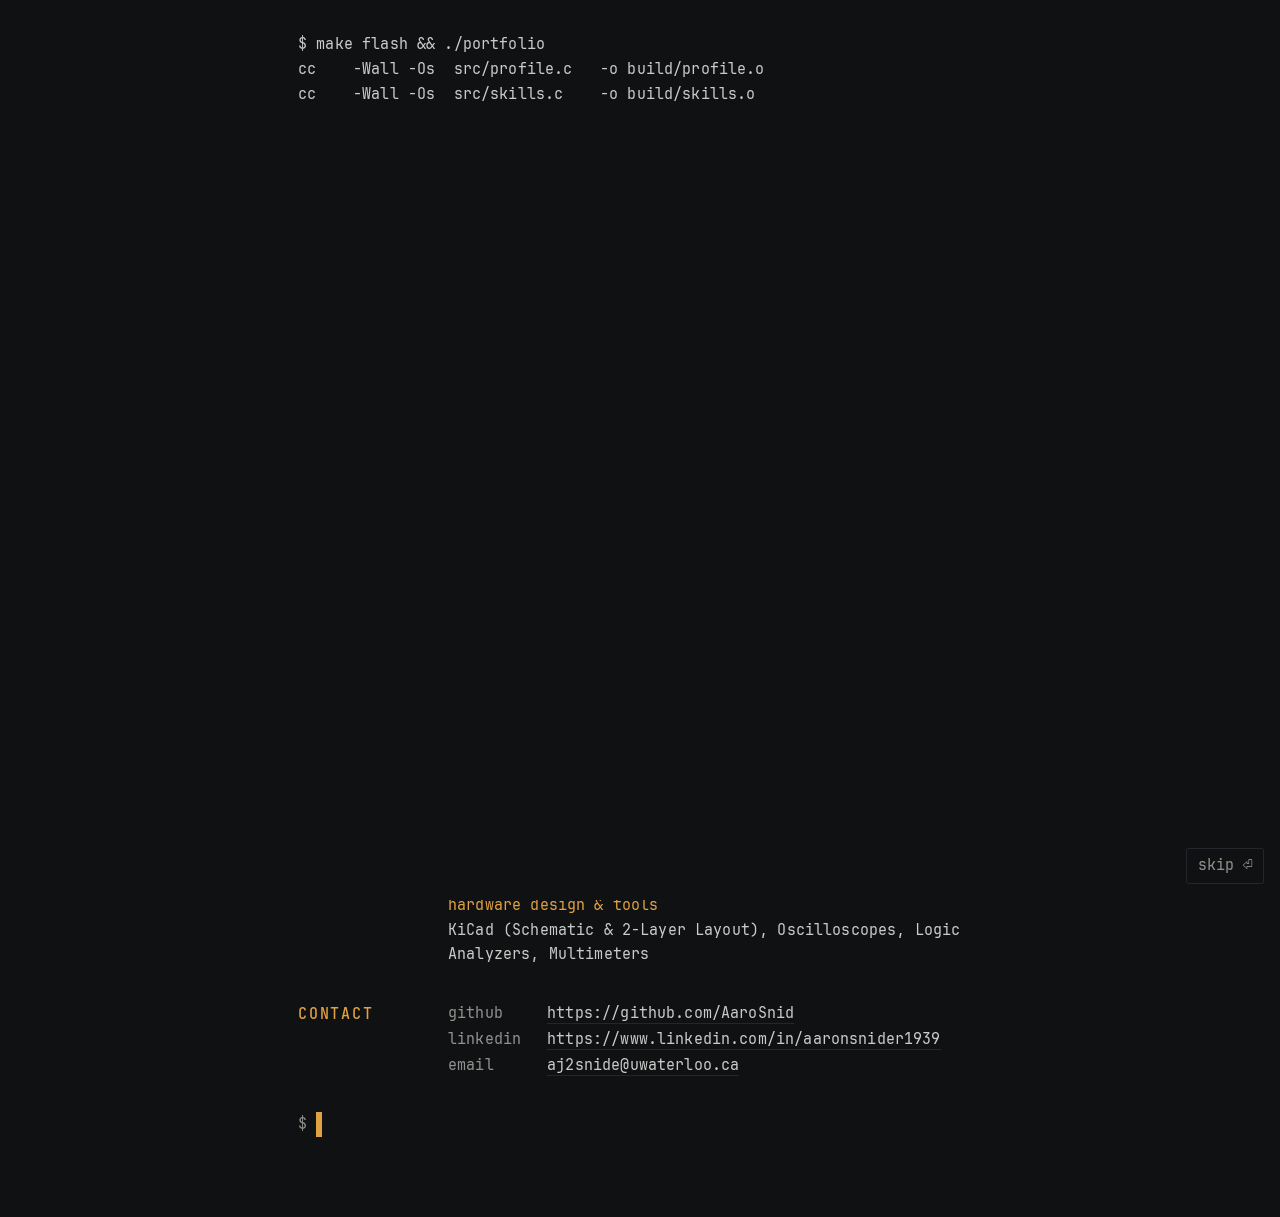
<file: index.html>
<!DOCTYPE html>
<html lang="en">
	<head>
		<meta charset="UTF-8" />
		<meta name="viewport" content="width=device-width, initial-scale=1.0, viewport-fit=cover" />
		<meta
			name="description"
			content="Aaron Snider, Embedded Systems Developer and Hardware Designer."
		/>
		<meta name="theme-color" content="#0f1113" />
		<title>Aaron Snider | Embedded Systems Developer</title>
		<link rel="stylesheet" href="assets/css/theme.css" />
		<link rel="stylesheet" href="styles.css" />
		<noscript><style>body.booting > .wrap { visibility: visible; animation: none; }</style></noscript>
	</head>
	<body class="booting" data-home="1" data-navpath="~" data-navcmd="cd ~/portfolio &amp;&amp; ls -la">
		<div class="wrap">
			<header class="term">
				<span class="host"><b>aaron</b>@portfolio:<span class="muted">~/portfolio</span>$</span>
				<nav class="primary" aria-label="Primary">
					<a href="index.html" aria-current="page">home</a>
					<a href="projects/index.html">projects</a>
				</nav>
			</header>

			<main>
				<p class="manhead" aria-hidden="true"><span>AARON(1)</span><span>Portfolio Manual</span><span>AARON(1)</span></p>

				<section class="mansec" aria-labelledby="intro-title">
					<div class="mantag" aria-hidden="true">NAME</div>
					<div class="manbody">
						<h1 id="intro-title">Aaron Snider</h1>
						<p class="tagline">Embedded Systems Developer &amp; Hardware Designer</p>
						<p class="sub">University of Waterloo — BASc Computer Engineering, <span class="nowrap">2024–2029</span></p>
					</div>
				</section>

				<section class="mansec" aria-labelledby="description-title">
					<h2 class="mantag" id="description-title">DESCRIPTION</h2>
					<div class="manbody">
						<p>I write firmware and application software, and design hardware for FPGA with HDLs or efficient PCBs for assembly.</p>
						<p>My interests are in all things low-level, including software-hardware interaction, real-time operating systems, and computing systems architectures.</p>
					</div>
				</section>

				<section class="mansec" aria-labelledby="projects-title">
					<h2 class="mantag" id="projects-title">PROJECTS</h2>
					<div class="manbody">
						<p>Here are some projects I like to show off: <a class="osc8" href="projects/index.html">projects/</a></p>
					</div>
				</section>

				<section class="mansec" aria-labelledby="skills-title">
					<h2 class="mantag" id="skills-title">SKILLS</h2>
					<div class="manbody">
						<p class="sub">Previous projects/experiences have used:</p>
						<p class="skill"><span class="label">Microcontrollers &amp; Hardware</span><br />STM32 (ARM Cortex-M), ESP32, Bare-metal &amp; Hardware Abstraction Layers</p>
						<p class="skill"><span class="label">Firmware &amp; Software</span><br />C/C++, Python, VHDL, Verilog, FreeRTOS, CMake, PlatformIO, Git</p>
						<p class="skill"><span class="label">Peripherals &amp; Protocols</span><br />SPI, I2C, UART, DMA, Timers, EXTI Interrupts</p>
						<p class="skill"><span class="label">Hardware Design &amp; Tools</span><br />KiCad (Schematic &amp; 2-Layer Layout), Oscilloscopes, Logic Analyzers, Multimeters</p>
					</div>
				</section>

				<section class="mansec" aria-labelledby="contact-title">
					<h2 class="mantag" id="contact-title">CONTACT</h2>
					<div class="manbody">
						<p class="kv"><span class="k">GitHub</span> <a href="https://github.com/AaroSnid">https://github.com/AaroSnid</a></p>
						<p class="kv"><span class="k">LinkedIn</span> <a href="https://www.linkedin.com/in/aaronsnider1939">https://www.linkedin.com/in/aaronsnider1939</a></p>
						<p class="kv"><span class="k">Email</span> <a href="mailto:aj2snide@uwaterloo.ca">aj2snide@uwaterloo.ca</a></p>
					</div>
				</section>

				<p class="muted prompt-end" aria-hidden="true">$ <span class="cursor"></span></p>
			</main>
		</div>
		<script src="assets/js/boot.js"></script>
	</body>
</html>
</file>
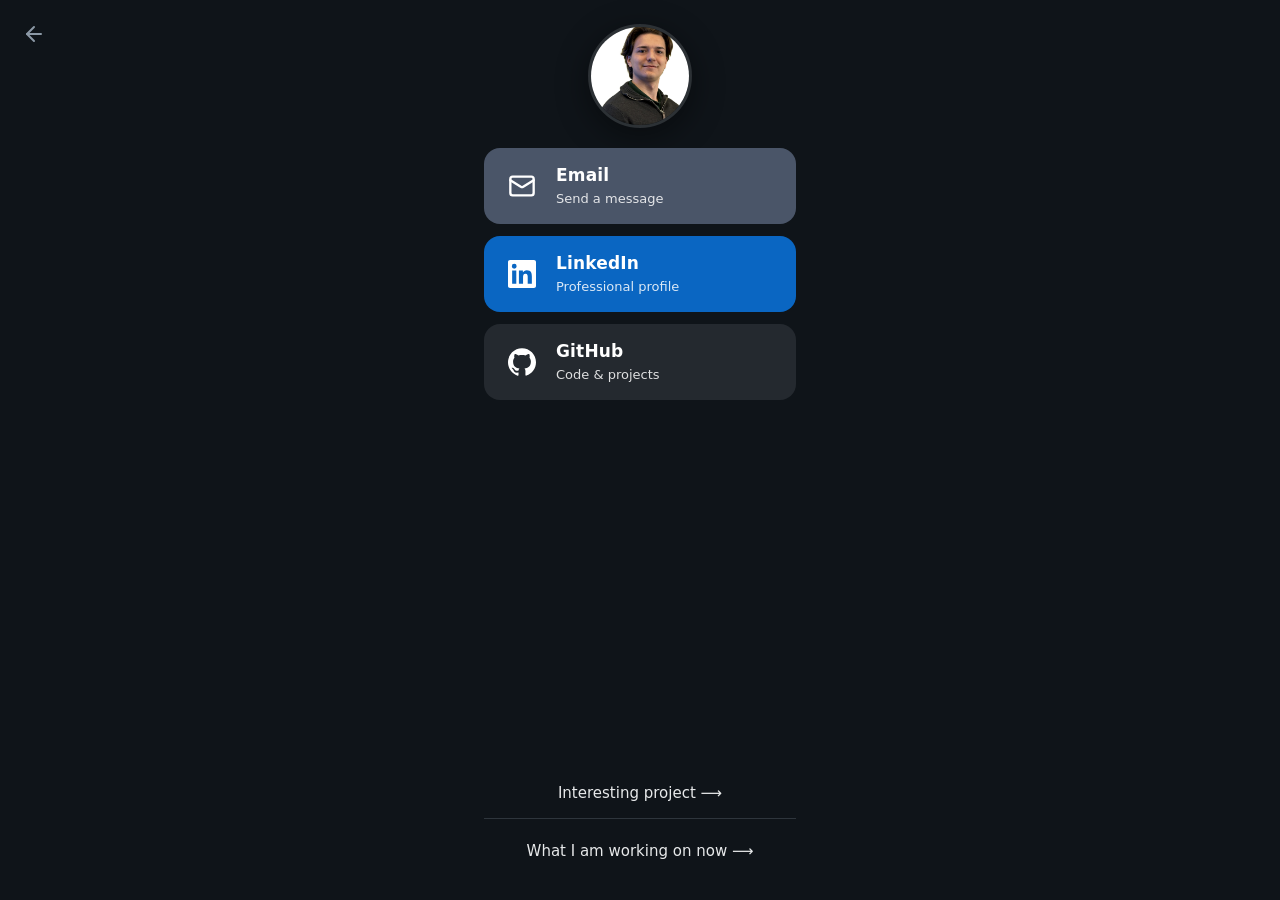
<file: mobile_landing/index.html>
<!DOCTYPE html>
<html lang="en">
<head>
  <meta charset="UTF-8">
  <meta name="viewport" content="width=device-width, initial-scale=1.0, viewport-fit=cover">
  <meta name="description" content="Aaron — professional site">
  <meta name="theme-color" content="#0f1419">
  <title>Aaron</title>
  <link rel="stylesheet" href="styles.css">
</head>
<body>
  <a class="to-main" href="../" aria-label="To main page">
    <svg viewBox="0 0 24 24" fill="none" stroke="currentColor" stroke-width="2" stroke-linecap="round" stroke-linejoin="round" aria-hidden="true">
      <path d="M19 12H5"/>
      <path d="m12 19-7-7 7-7"/>
    </svg>
  </a>
  <main class="landing">
    <img
      class="profile-photo"
      src="../assets/images/profile-picture.jpg"
      alt="Aaron"
      width="140"
      height="140"
      onerror="this.onerror=null;this.src='../assets/images/profile-placeholder.svg';"
    >

    <nav class="external-links" aria-label="Contact and profiles">
      <a class="link-card link-card--email" href="mailto:aj2snide@uwaterloo.ca">
        <span class="link-card__icon" aria-hidden="true">
          <svg viewBox="0 0 24 24" fill="none" stroke="currentColor" stroke-width="2" stroke-linecap="round" stroke-linejoin="round">
            <rect x="2" y="4" width="20" height="16" rx="2"/>
            <path d="m22 7-8.97 5.7a1.94 1.94 0 0 1-2.06 0L2 7"/>
          </svg>
        </span>
        <span class="link-card__label">Email</span>
        <span class="link-card__hint">Send a message</span>
      </a>

      <a class="link-card link-card--linkedin" href="https://www.linkedin.com/in/aaronsnider1939/" target="_blank" rel="noopener noreferrer">
        <span class="link-card__icon" aria-hidden="true">
          <svg viewBox="0 0 24 24" fill="currentColor">
            <path d="M20.447 20.452h-3.554v-5.569c0-1.328-.027-3.037-1.852-3.037-1.853 0-2.136 1.445-2.136 2.939v5.667H9.351V9h3.414v1.561h.046c.477-.9 1.637-1.85 3.37-1.85 3.601 0 4.267 2.37 4.267 5.455v6.286zM5.337 7.433a2.062 2.062 0 0 1-2.063-2.065 2.064 2.064 0 1 1 2.063 2.065zm1.782 13.019H3.555V9h3.564v11.452zM22.225 0H1.771C.792 0 0 .774 0 1.729v20.542C0 23.227.792 24 1.771 24h20.451C23.2 24 24 23.227 24 22.271V1.729C24 .774 23.2 0 22.222 0h.003z"/>
          </svg>
        </span>
        <span class="link-card__label">LinkedIn</span>
        <span class="link-card__hint">Professional profile</span>
      </a>

      <a class="link-card link-card--github" href="https://github.com/aarosnid" target="_blank" rel="noopener noreferrer">
        <span class="link-card__icon" aria-hidden="true">
          <svg viewBox="0 0 24 24" fill="currentColor">
            <path d="M12 .297c-6.63 0-12 5.373-12 12 0 5.303 3.438 9.8 8.205 11.385.6.113.82-.258.82-.577 0-.285-.01-1.04-.015-2.04-3.338.724-4.042-1.61-4.042-1.61C4.422 18.07 3.633 17.7 3.633 17.7c-1.087-.744.084-.729.084-.729 1.205.084 1.838 1.236 1.838 1.236 1.07 1.835 2.809 1.305 3.495.998.108-.776.417-1.305.76-1.605-2.665-.3-5.466-1.332-5.466-5.93 0-1.31.465-2.38 1.235-3.22-.135-.303-.54-1.523.105-3.176 0 0 1.005-.322 3.3 1.23.96-.267 1.98-.399 3-.405 1.02.006 2.04.138 3 .405 2.28-1.552 3.285-1.23 3.285-1.23.645 1.653.24 2.873.12 3.176.765.84 1.23 1.91 1.23 3.22 0 4.61-2.805 5.625-5.475 5.92.42.36.81 1.096.81 2.22 0 1.606-.015 2.896-.015 3.286 0 .315.21.69.825.57C20.565 22.092 24 17.592 24 12.297c0-6.627-5.373-12-12-12"/>
          </svg>
        </span>
        <span class="link-card__label">GitHub</span>
        <span class="link-card__hint">Code & projects</span>
      </a>
    </nav>

    <nav class="site-links" aria-label="On this site">
      <a class="site-link" href="../projects/digital-etch-a-sketch/">Interesting project ⟶</a>
      <a class="site-link" href="https://github.com/AaroSnid/connect4-business-card" target="_blank" rel="noopener noreferrer">What I am working on now ⟶</a>
    </nav>
  </main>
</body>
</html>
</file>
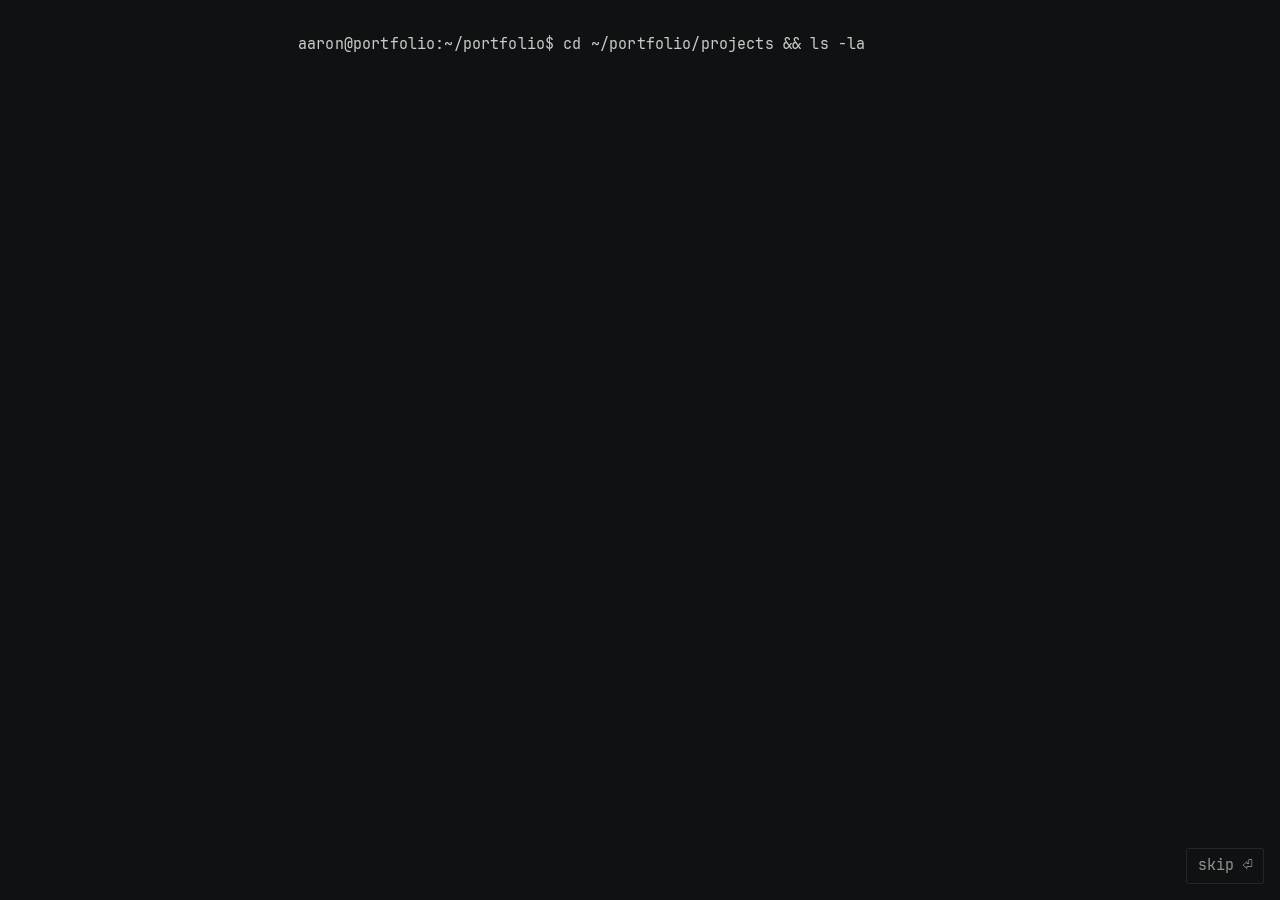
<file: projects/index.html>
<!DOCTYPE html>
<html lang="en">
  <head>
    <meta charset="UTF-8" />
    <meta name="viewport" content="width=device-width, initial-scale=1.0, viewport-fit=cover" />
    <meta name="description" content="Projects by Aaron, rendered from local project metadata." />
    <meta name="theme-color" content="#0f1113" />
    <title>Projects</title>
    <link rel="stylesheet" href="../assets/css/theme.css" />
    <link rel="stylesheet" href="assets/css/projects-home.css" />
    <noscript><style>body.booting > .wrap { visibility: visible; animation: none; }</style></noscript>
  </head>
  <body class="booting" data-navpath="~/portfolio" data-navcmd="cd ~/portfolio/projects &amp;&amp; ls -la">
    <div class="wrap">
      <header class="term">
        <span class="host"><b>aaron</b>@portfolio:<span class="muted">~/portfolio/projects</span>$</span>
        <nav class="primary" aria-label="Primary">
          <a href="../index.html">home</a>
          <a href="index.html" aria-current="page">projects</a>
        </nav>
      </header>

      <main>
        <h1 class="listing-title">Projects</h1>
        <section class="listing" id="projects-grid" aria-live="polite"></section>
        <p class="muted prompt-end" aria-hidden="true">$ <span class="cursor"></span></p>
      </main>
    </div>

    <script src="assets/js/render-home.js"></script>
    <script src="../assets/js/boot.js"></script>
  </body>
</html>
</file>
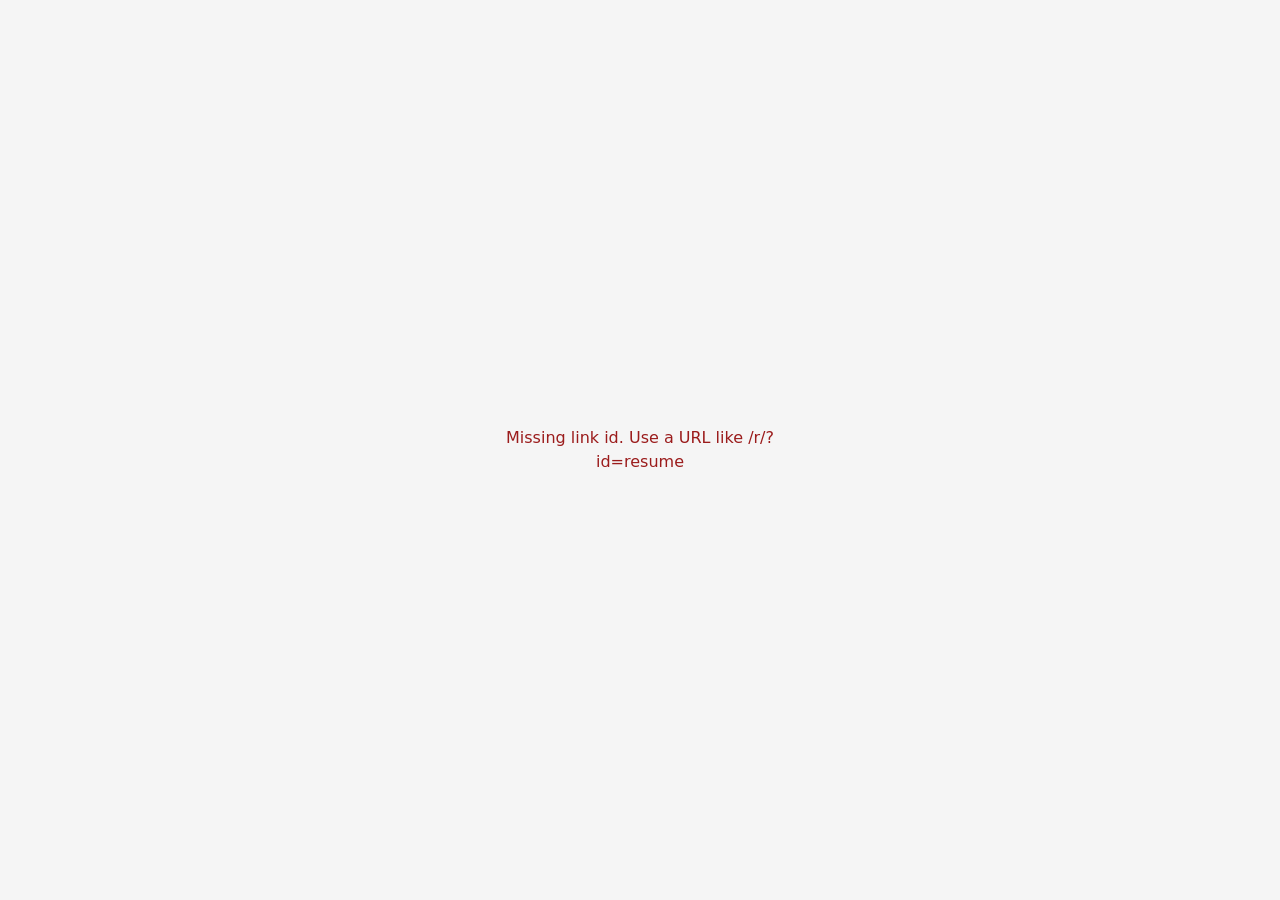
<file: r/index.html>
<!DOCTYPE html>
<html lang="en">
<head>
  <meta charset="UTF-8">
  <meta name="viewport" content="width=device-width, initial-scale=1.0">
  <meta name="robots" content="noindex">
  <title>Redirecting…</title>
  <style>
    *,
    *::before,
    *::after {
      box-sizing: border-box;
    }

    body {
      margin: 0;
      min-height: 100dvh;
      display: flex;
      align-items: center;
      justify-content: center;
      padding: 1.5rem;
      font-family: system-ui, -apple-system, "Segoe UI", Roboto, Helvetica, Arial, sans-serif;
      font-size: 1rem;
      line-height: 1.5;
      color: #1a1a1a;
      background: #f5f5f5;
    }

    main {
      max-width: 22rem;
      width: 100%;
      text-align: center;
    }

    .status {
      margin: 0;
    }

    .status--loading {
      color: #555;
    }

    .status--error {
      color: #9b1c1c;
    }

    .status code {
      font-size: 0.875em;
      padding: 0.125rem 0.375rem;
      background: rgba(0, 0, 0, 0.06);
      border-radius: 4px;
    }
  </style>
</head>
<body>
  <main>
    <p id="status" class="status status--loading" role="status">Redirecting…</p>
  </main>
  <script>
    (async function () {
      const statusEl = document.getElementById("status");
      const CONFIG_URL = "redirects.json";
      const ID_PATTERN = /^[a-z0-9](?:[a-z0-9_-]{0,62})?$/i;

      function showError(message) {
        statusEl.className = "status status--error";
        statusEl.textContent = message;
      }

      function showLoading(message) {
        statusEl.className = "status status--loading";
        statusEl.textContent = message;
      }

      function getQueryId() {
        try {
          const params = new URLSearchParams(window.location.search);
          const raw = params.get("id");
          if (raw === null || raw === "") {
            return { ok: false, reason: "missing" };
          }
          const id = String(raw).trim();
          if (!id || !ID_PATTERN.test(id)) {
            return { ok: false, reason: "invalid" };
          }
          return { ok: true, id };
        } catch {
          return { ok: false, reason: "invalid" };
        }
      }

      function isSafeRedirectUrl(url) {
        try {
          const parsed = new URL(url, window.location.href);
          return parsed.protocol === "http:" || parsed.protocol === "https:";
        } catch {
          return false;
        }
      }

      async function loadRedirects() {
        const response = await fetch(CONFIG_URL, { cache: "no-store" });
        if (!response.ok) {
          throw new Error("config HTTP " + response.status);
        }
        const data = await response.json();
        if (data === null || typeof data !== "object" || Array.isArray(data)) {
          throw new Error("config must be a JSON object");
        }
        return data;
      }

      try {
        const idResult = getQueryId();

        if (!idResult.ok) {
          if (idResult.reason === "missing") {
            showError("Missing link id. Use a URL like /r/?id=resume");
          } else {
            showError("Invalid link id. Use letters, numbers, hyphens, and underscores only.");
          }
          return;
        }

        const { id } = idResult;
        showLoading("Redirecting…");

        let redirects;
        try {
          redirects = await loadRedirects();
        } catch {
          showError("Could not load redirect list. Try again later.");
          return;
        }

        const destination = redirects[id];
        if (typeof destination !== "string" || !destination.trim()) {
          showError("Unknown link: " + id);
          return;
        }

        const url = destination.trim();
        if (!isSafeRedirectUrl(url)) {
          showError("This link is not configured correctly.");
          return;
        }

        window.location.replace(url);
      } catch {
        showError("Something went wrong. Please try again.");
      }
    })();
  </script>
</body>
</html>
</file>
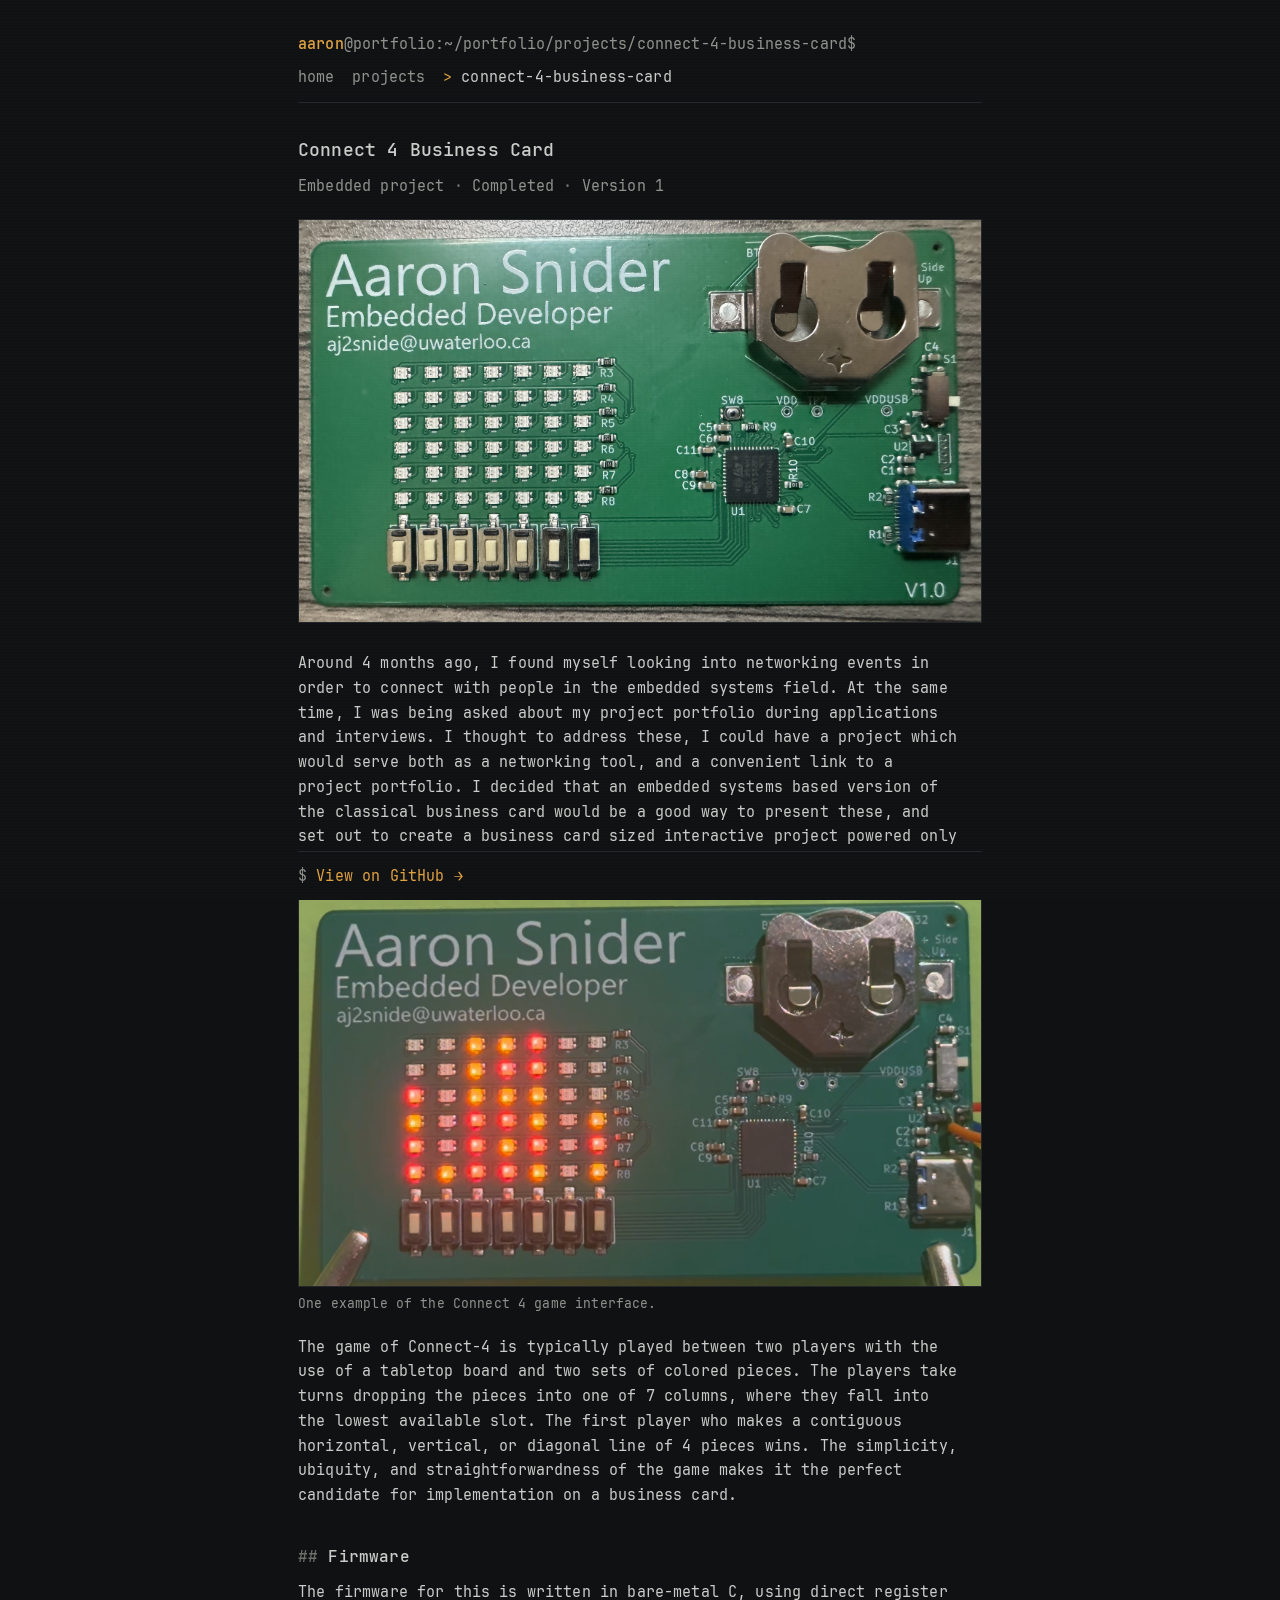
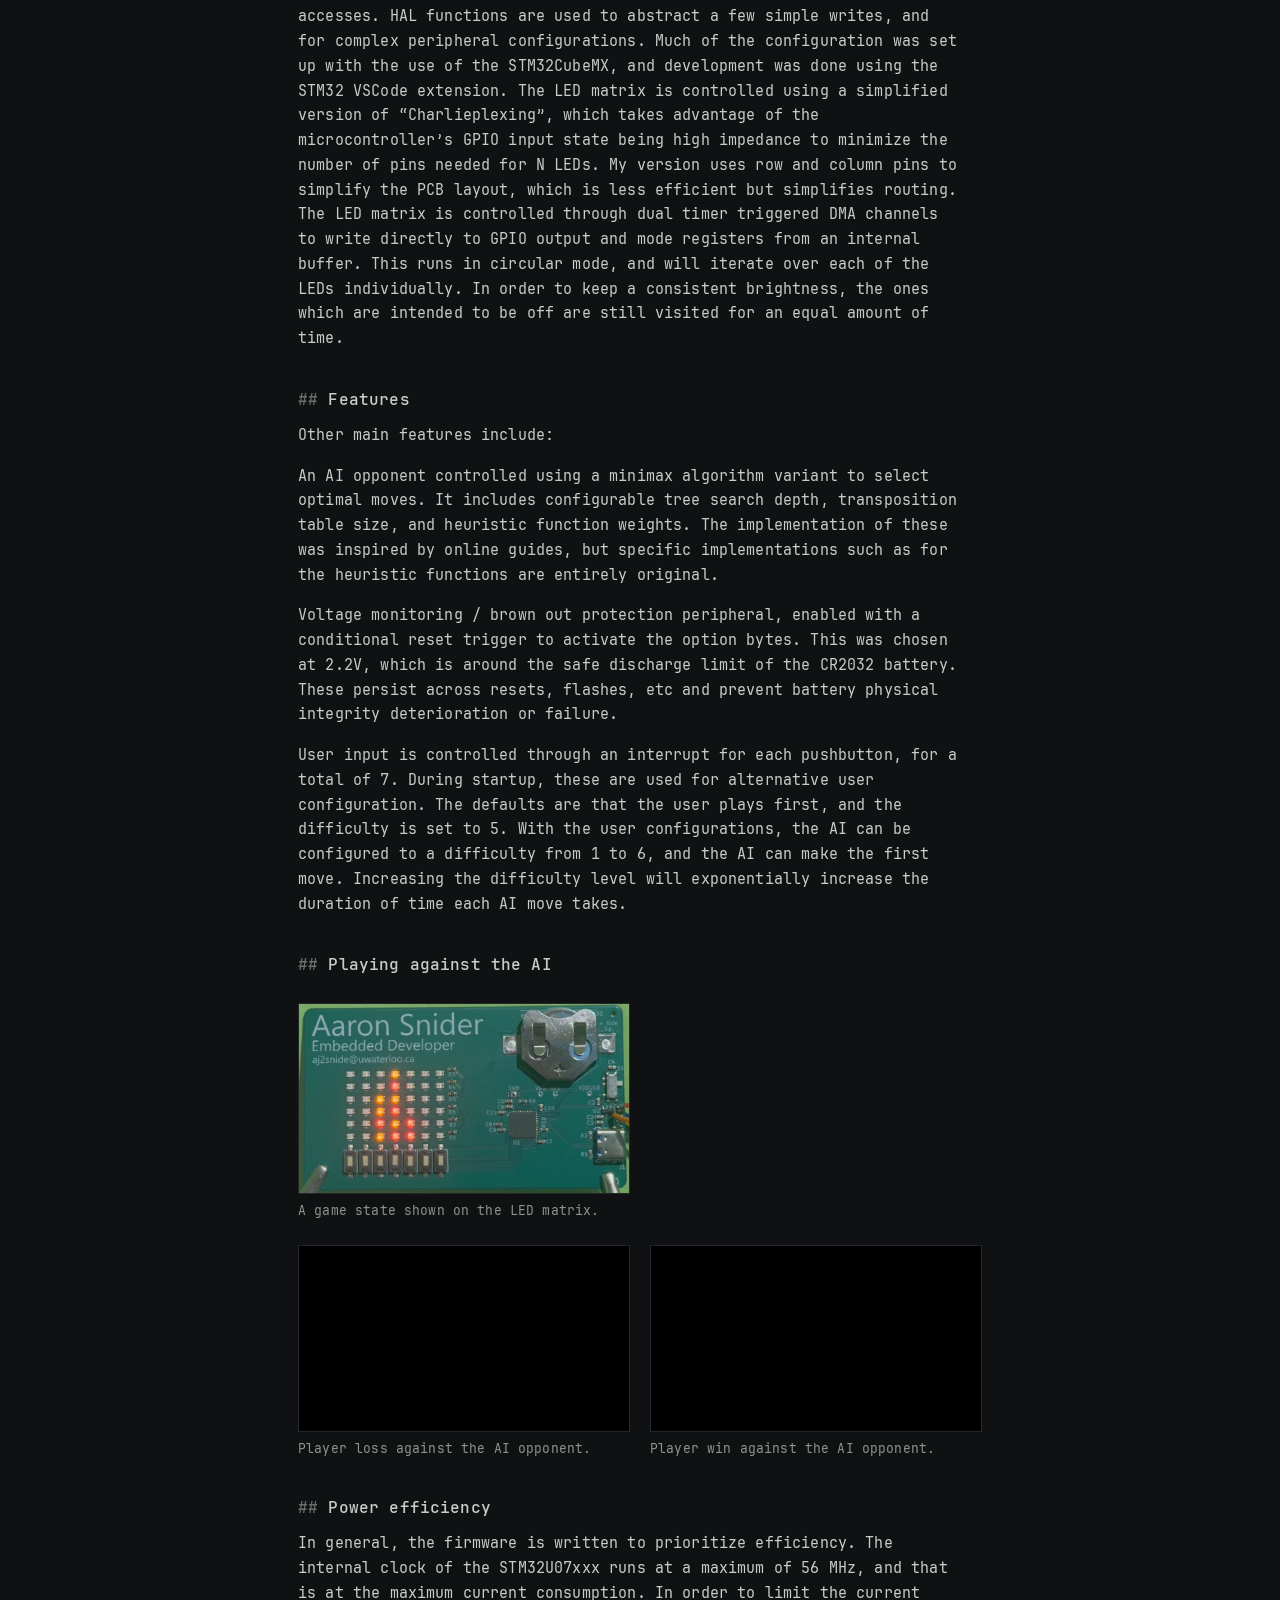
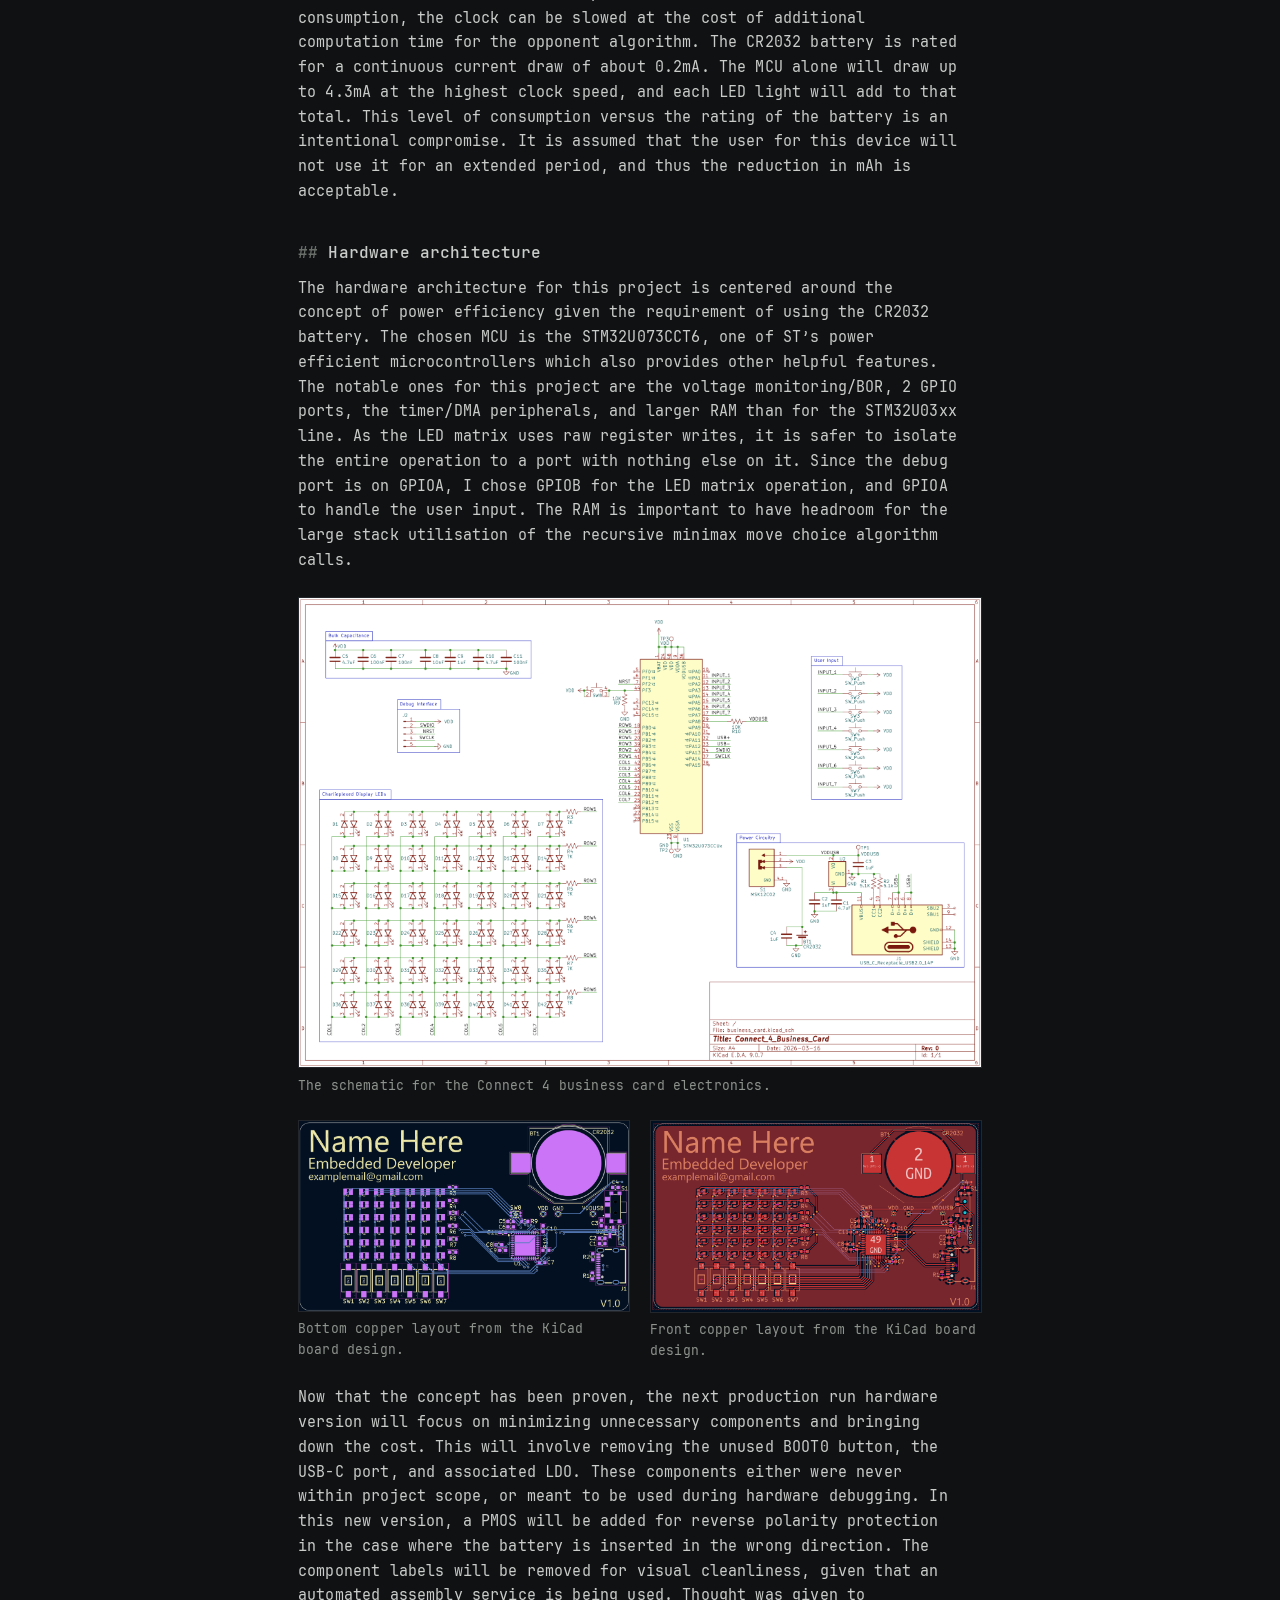
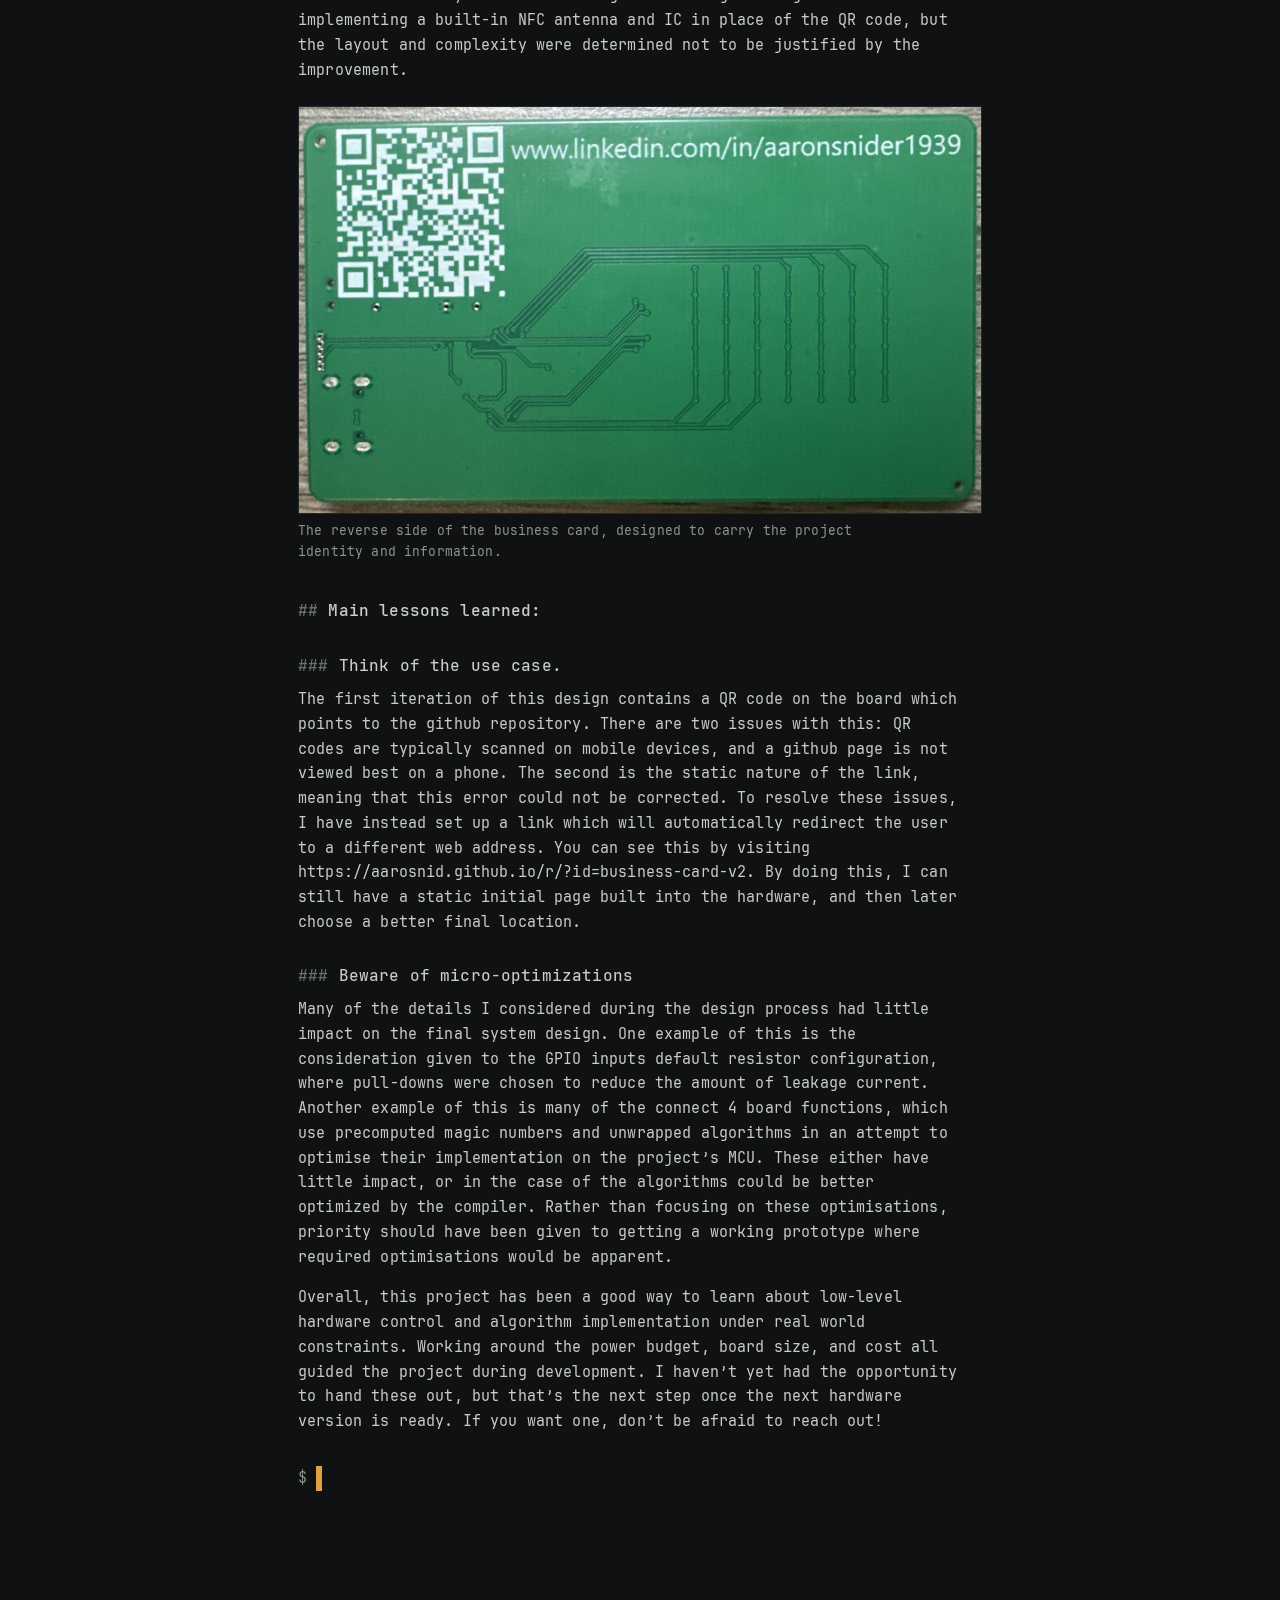
<file: projects/connect-4-business-card/index.html>
<!DOCTYPE html>
<html lang="en">
  <head>
    <meta charset="UTF-8" />
    <meta name="viewport" content="width=device-width, initial-scale=1.0, viewport-fit=cover" />
    <title>Connect 4 Business Card</title>
    <meta name="theme-color" content="#0f1113" />
    <link rel="stylesheet" href="../../assets/css/theme.css" />
    <link rel="stylesheet" href="../assets/css/project-page.css" />
    <link rel="stylesheet" href="assets/css/style.css" />
    <noscript><style>body.booting > .wrap { visibility: visible; animation: none; }</style></noscript>
  </head>
  <body class="booting" data-navpath="~/portfolio/projects" data-navcmd="cd ~/portfolio/projects/connect-4-business-card &amp;&amp; cat README.md">
    <div class="wrap">
    <header class="term">
      <span class="host"><b>aaron</b>@portfolio:<span class="muted">~/portfolio/projects/connect-4-business-card</span>$</span>
      <nav class="primary" aria-label="Primary">
        <a href="../../index.html">home</a>
        <a href="../index.html">projects</a>
        <a href="index.html" aria-current="page">connect-4-business-card</a>
      </nav>
    </header>

    <main class="project-page">
      <article class="project-page__content">
        <h1 id="project-title">Connect 4 Business Card</h1>
        <p class="meta"><span id="project-eyebrow">Embedded project</span><span id="project-status">Complete</span><span id="project-version"></span></p>

        <img class="project-page__hero" id="project-hero" src="assets/images/card_front.jpeg" alt="Front of the Connect 4 business card" />

        <p>Around 4 months ago, I found myself looking into networking events in order to connect with people in the embedded systems field. At the same time, I was being asked about my project portfolio during applications and interviews. I thought to address these, I could have a project which would serve both as a networking tool, and a convenient link to a project portfolio. I decided that an embedded systems based version of the classical business card would be a good way to present these, and set out to create a business card sized interactive project powered only using a coin cell battery.</p>

        <figure class="project-figure">
          <img src="assets/images/connect-4-game-1.png" alt="Connect 4 game state on the business card" />
          <figcaption>One example of the Connect 4 game interface.</figcaption>
        </figure>

        <p>The game of Connect-4 is typically played between two players with the use of a tabletop board and two sets of colored pieces. The players take turns dropping the pieces into one of 7 columns, where they fall into the lowest available slot. The first player who makes a contiguous horizontal, vertical, or diagonal line of 4 pieces wins. The simplicity, ubiquity, and straightforwardness of the game makes it the perfect candidate for implementation on a business card.</p>

        <h2>Firmware</h2>
        <p>The firmware for this is written in bare-metal C, using direct register accesses. HAL functions are used to abstract a few simple writes, and for complex peripheral configurations. Much of the configuration was set up with the use of the STM32CubeMX, and development was done using the STM32 VSCode extension. The LED matrix is controlled using a simplified version of “Charlieplexing”, which takes advantage of the microcontroller’s GPIO input state being high impedance to minimize the number of pins needed for N LEDs. My version uses row and column pins to simplify the PCB layout, which is less efficient but simplifies routing. The LED matrix is controlled through dual timer triggered DMA channels to write directly to GPIO output and mode registers from an internal buffer. This runs in circular mode, and will iterate over each of the LEDs individually. In order to keep a consistent brightness, the ones which are intended to be off are still visited for an equal amount of time.</p>

        <h2>Features</h2>
        <p>Other main features include:</p>
        <p>An AI opponent controlled using a minimax algorithm variant to select optimal moves. It includes configurable tree search depth, transposition table size, and heuristic function weights. The implementation of these was inspired by online guides, but specific implementations such as for the heuristic functions are entirely original.</p>

        <p>Voltage monitoring / brown out protection peripheral, enabled with a conditional reset trigger to activate the option bytes. This was chosen at 2.2V, which is around the safe discharge limit of the CR2032 battery. These persist across resets, flashes, etc and prevent battery physical integrity deterioration or failure.</p>

        <p>User input is controlled through an interrupt for each pushbutton, for a total of 7. During startup, these are used for alternative user configuration. The defaults are that the user plays first, and the difficulty is set to 5. With the user configurations, the AI can be configured to a difficulty from 1 to 6, and the AI can make the first move. Increasing the difficulty level will exponentially increase the duration of time each AI move takes.</p>

        <h2>Playing against the AI</h2>
        <div class="project-gallery">
          <figure class="project-figure">
            <img src="assets/images/connect-4-game-2.png" alt="Another Connect 4 game state on the business card" />
            <figcaption>A game state shown on the LED matrix.</figcaption>
          </figure>
        </div>

        <div class="project-video-grid">
          <figure class="project-video">
            <iframe src="https://www.youtube.com/embed/PGnsmbzX9vI" title="Connect 4 business card player loss against the AI opponent" loading="lazy" allow="accelerometer; autoplay; clipboard-write; encrypted-media; gyroscope; picture-in-picture; web-share" allowfullscreen></iframe>
            <figcaption>Player loss against the AI opponent.</figcaption>
          </figure>
          <figure class="project-video">
            <iframe src="https://www.youtube.com/embed/hztjH8vMxqg" title="Connect 4 business card player win against the AI opponent" loading="lazy" allow="accelerometer; autoplay; clipboard-write; encrypted-media; gyroscope; picture-in-picture; web-share" allowfullscreen></iframe>
            <figcaption>Player win against the AI opponent.</figcaption>
          </figure>
        </div>

        <h2>Power efficiency</h2>
        <p>In general, the firmware is written to prioritize efficiency. The internal clock of the STM32U07xxx runs at a maximum of 56 MHz, and that is at the maximum current consumption. In order to limit the current consumption, the clock can be slowed at the cost of additional computation time for the opponent algorithm. The CR2032 battery is rated for a continuous current draw of about 0.2mA. The MCU alone will draw up to 4.3mA at the highest clock speed, and each LED light will add to that total. This level of consumption versus the rating of the battery is an intentional compromise. It is assumed that the user for this device will not use it for an extended period, and thus the reduction in mAh is acceptable.</p>

        <h2>Hardware architecture</h2>
        <p>The hardware architecture for this project is centered around the concept of power efficiency given the requirement of using the CR2032 battery. The chosen MCU is the STM32U073CCT6, one of ST’s power efficient microcontrollers which also provides other helpful features. The notable ones for this project are the voltage monitoring/BOR, 2 GPIO ports, the timer/DMA peripherals, and larger RAM than for the STM32U03xx line. As the LED matrix uses raw register writes, it is safer to isolate the entire operation to a port with nothing else on it. Since the debug port is on GPIOA, I chose GPIOB for the LED matrix operation, and GPIOA to handle the user input. The RAM is important to have headroom for the large stack utilisation of the recursive minimax move choice algorithm calls.</p>

        <figure class="project-figure">
          <img src="assets/images/card_schematic.png" alt="Schematic for the Connect 4 business card" />
          <figcaption>The schematic for the Connect 4 business card electronics.</figcaption>
        </figure>

        <div class="project-gallery">
          <figure class="project-figure">
            <img src="assets/images/KiCAD_bcu_layout.png" alt="KiCad bottom copper layout for the Connect 4 business card" />
            <figcaption>Bottom copper layout from the KiCad board design.</figcaption>
          </figure>
          <figure class="project-figure">
            <img src="assets/images/KiCad_fcu_layout.png" alt="KiCad front copper layout for the Connect 4 business card" />
            <figcaption>Front copper layout from the KiCad board design.</figcaption>
          </figure>
        </div>

        <p>Now that the concept has been proven, the next production run hardware version will focus on minimizing unnecessary components and bringing down the cost. This will involve removing the unused BOOT0 button, the USB-C port, and associated LDO. These components either were never within project scope, or meant to be used during hardware debugging. In this new version, a PMOS will be added for reverse polarity protection in the case where the battery is inserted in the wrong direction. The component labels will be removed for visual cleanliness, given that an automated assembly service is being used. Thought was given to implementing a built-in NFC antenna and IC in place of the QR code, but the layout and complexity were determined not to be justified by the improvement.</p>

        <figure class="project-figure">
          <img src="assets/images/card_back.jpeg" alt="Back of the Connect 4 business card" />
          <figcaption>The reverse side of the business card, designed to carry the project identity and information.</figcaption>
        </figure>

        <h2>Main lessons learned:</h2>
        <h3>Think of the use case.</h3>
        <p>The first iteration of this design contains a QR code on the board which points to the github repository. There are two issues with this: QR codes are typically scanned on mobile devices, and a github page is not viewed best on a phone. The second is the static nature of the link, meaning that this error could not be corrected. To resolve these issues, I have instead set up a link which will automatically redirect the user to a different web address. You can see this by visiting https://aarosnid.github.io/r/?id=business-card-v2. By doing this, I can still have a static initial page built into the hardware, and then later choose a better final location.</p>

        <h3>Beware of micro-optimizations</h3>
        <p>Many of the details I considered during the design process had little impact on the final system design. One example of this is the consideration given to the GPIO inputs default resistor configuration, where pull-downs were chosen to reduce the amount of leakage current. Another example of this is many of the connect 4 board functions, which use precomputed magic numbers and unwrapped algorithms in an attempt to optimise their implementation on the project’s MCU. These either have little impact, or in the case of the algorithms could be better optimized by the compiler. Rather than focusing on these optimisations, priority should have been given to getting a working prototype where required optimisations would be apparent.</p>

        <p>Overall, this project has been a good way to learn about low-level hardware control and algorithm implementation under real world constraints. Working around the power budget, board size, and cost all guided the project during development. I haven’t yet had the opportunity to hand these out, but that’s the next step once the next hardware version is ready. If you want one, don’t be afraid to reach out!</p>
        <p class="muted prompt-end" aria-hidden="true">$ <span class="cursor"></span></p>
      </article>
    </main>

    <a class="sticky-repo-link" id="project-github-link" href="https://github.com/AaroSnid/connect4-business-card" target="_blank" rel="noopener noreferrer">View on GitHub →</a>
    </div>
    <script src="../assets/js/render-project.js"></script>
    <script src="../../assets/js/boot.js"></script>
  </body>
</html>
</file>
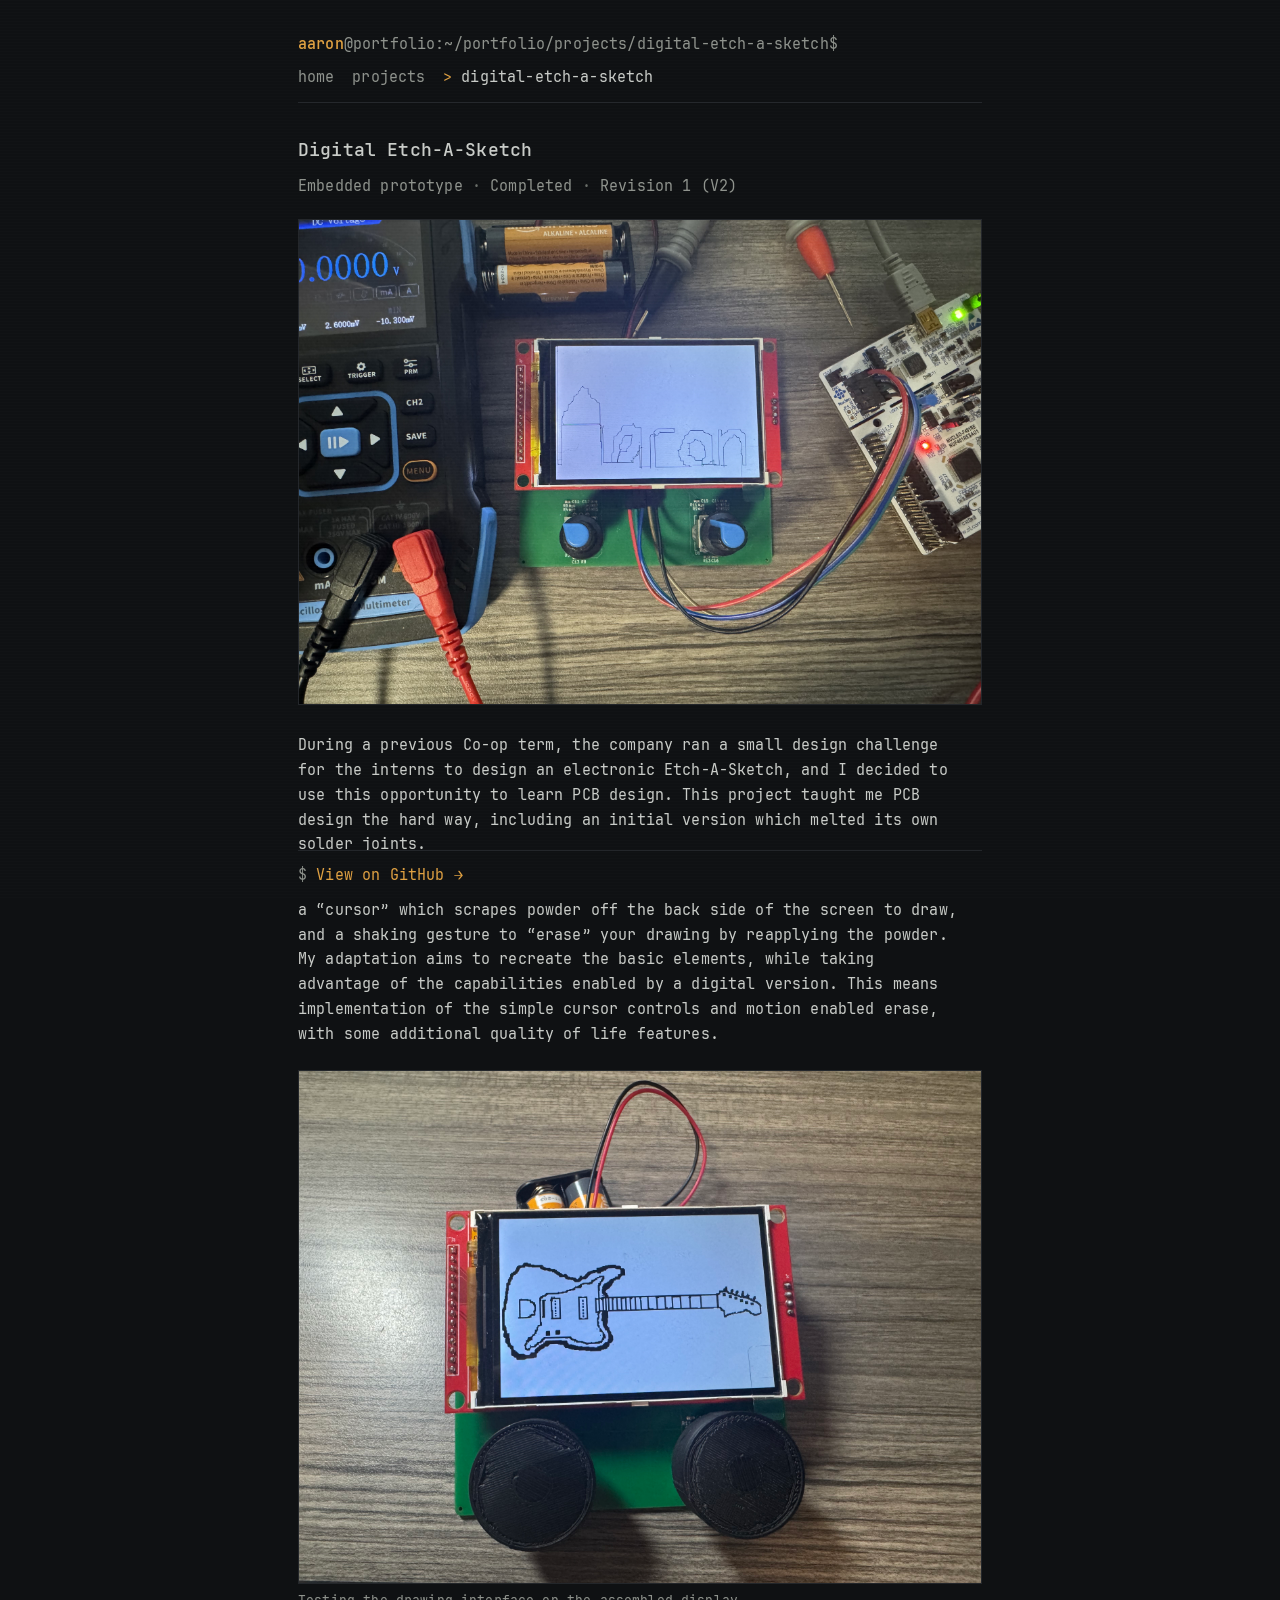
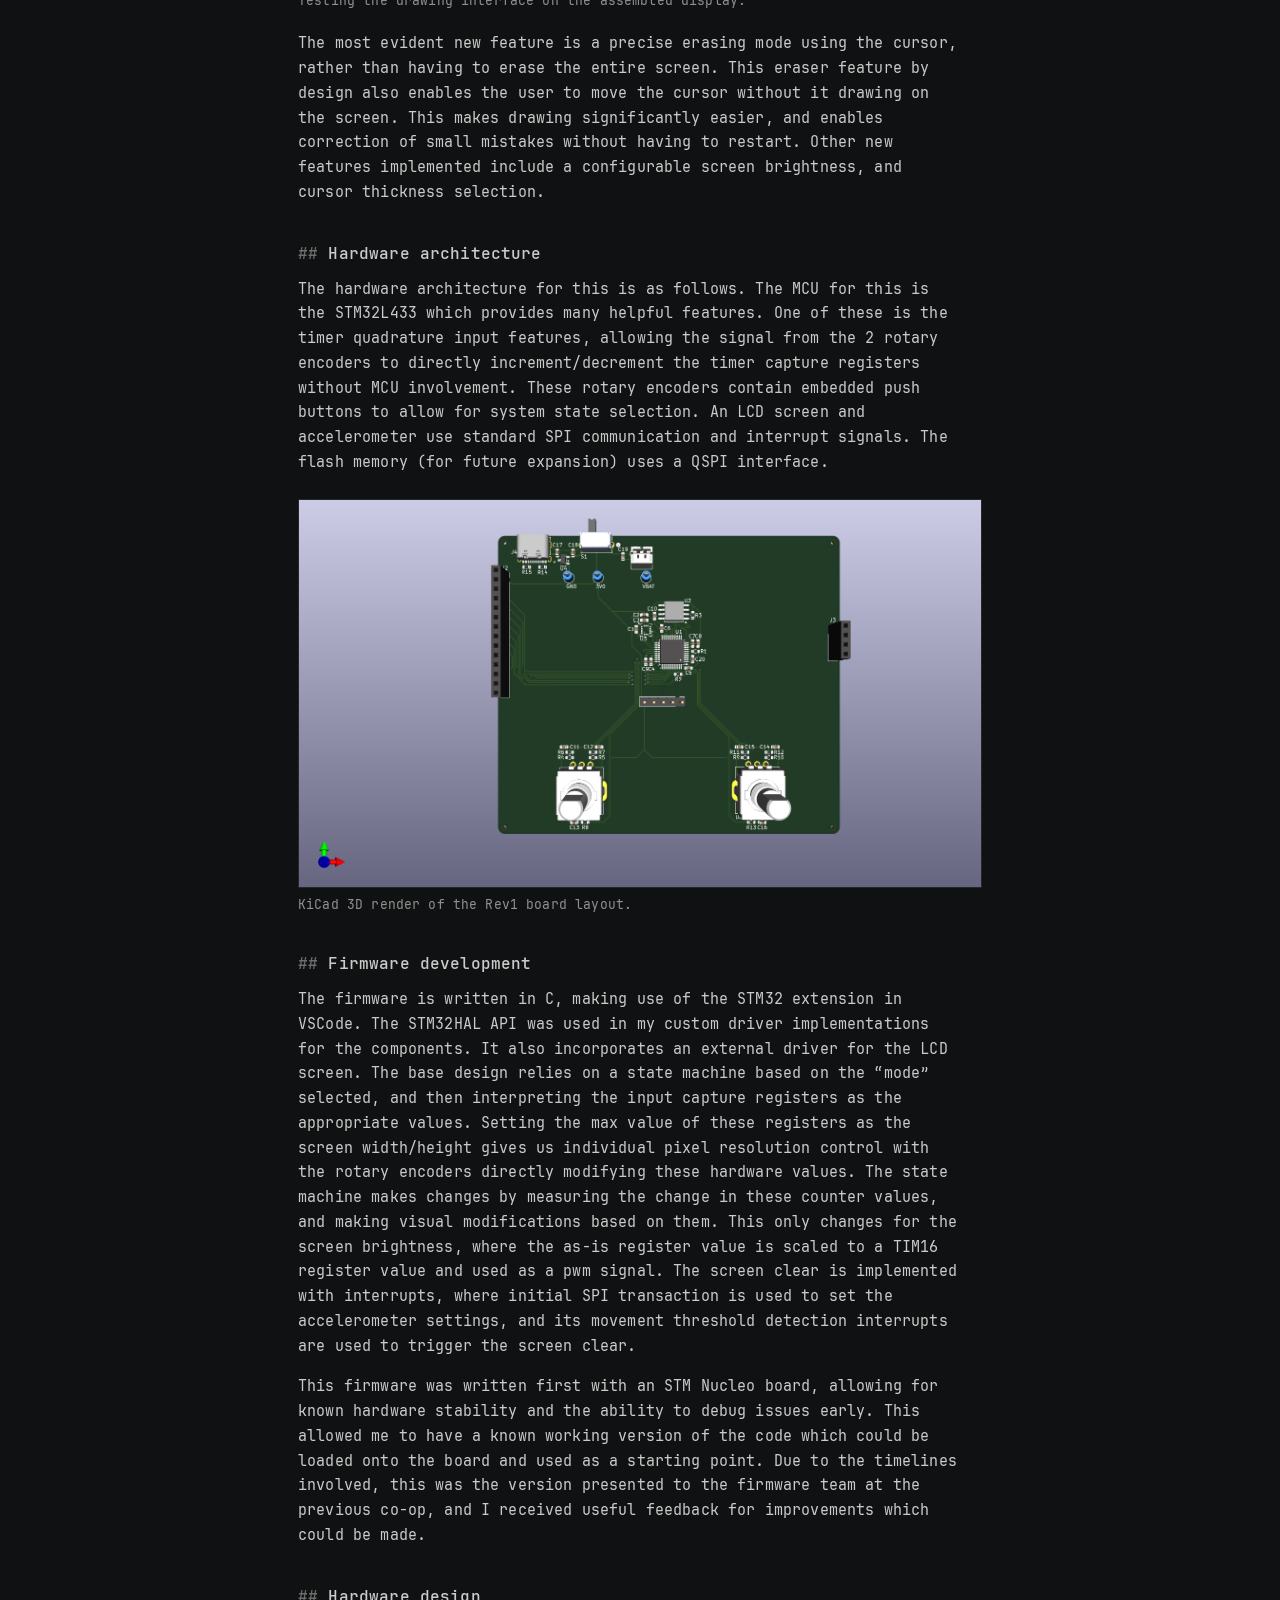
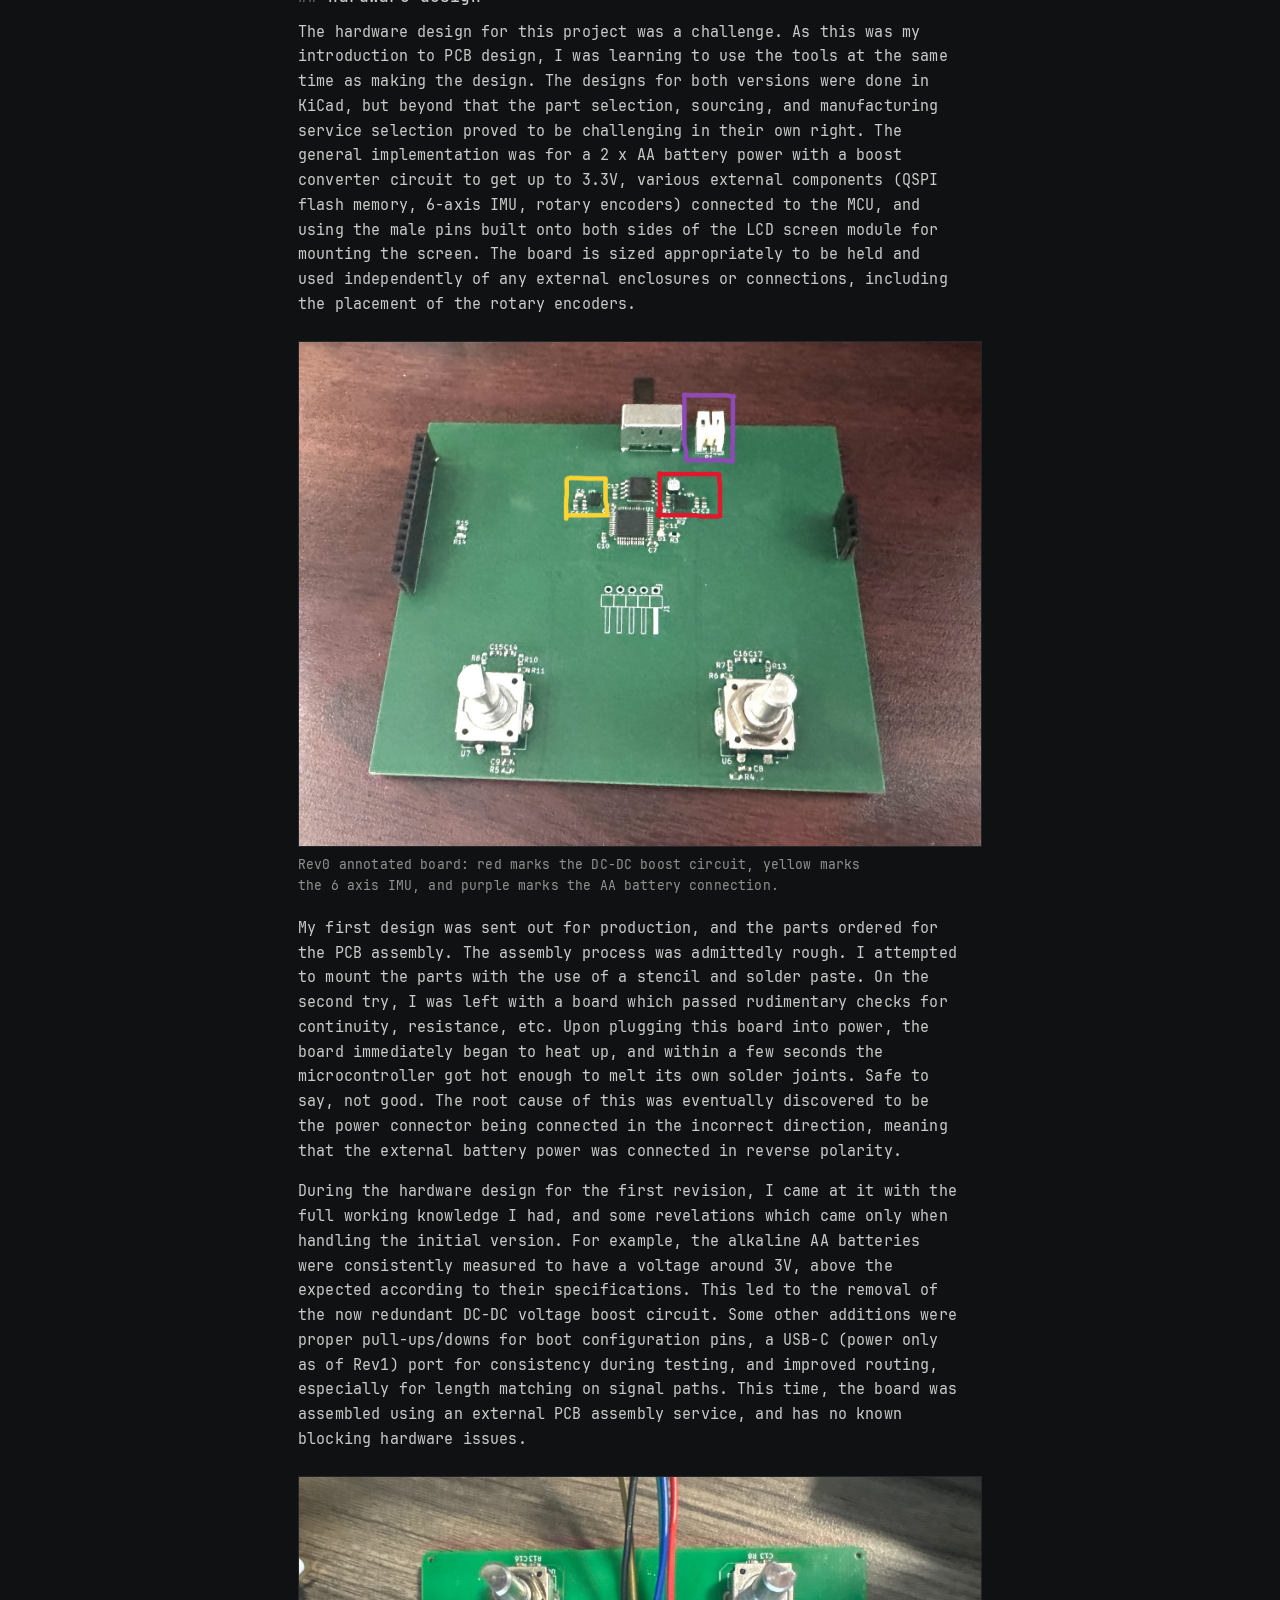
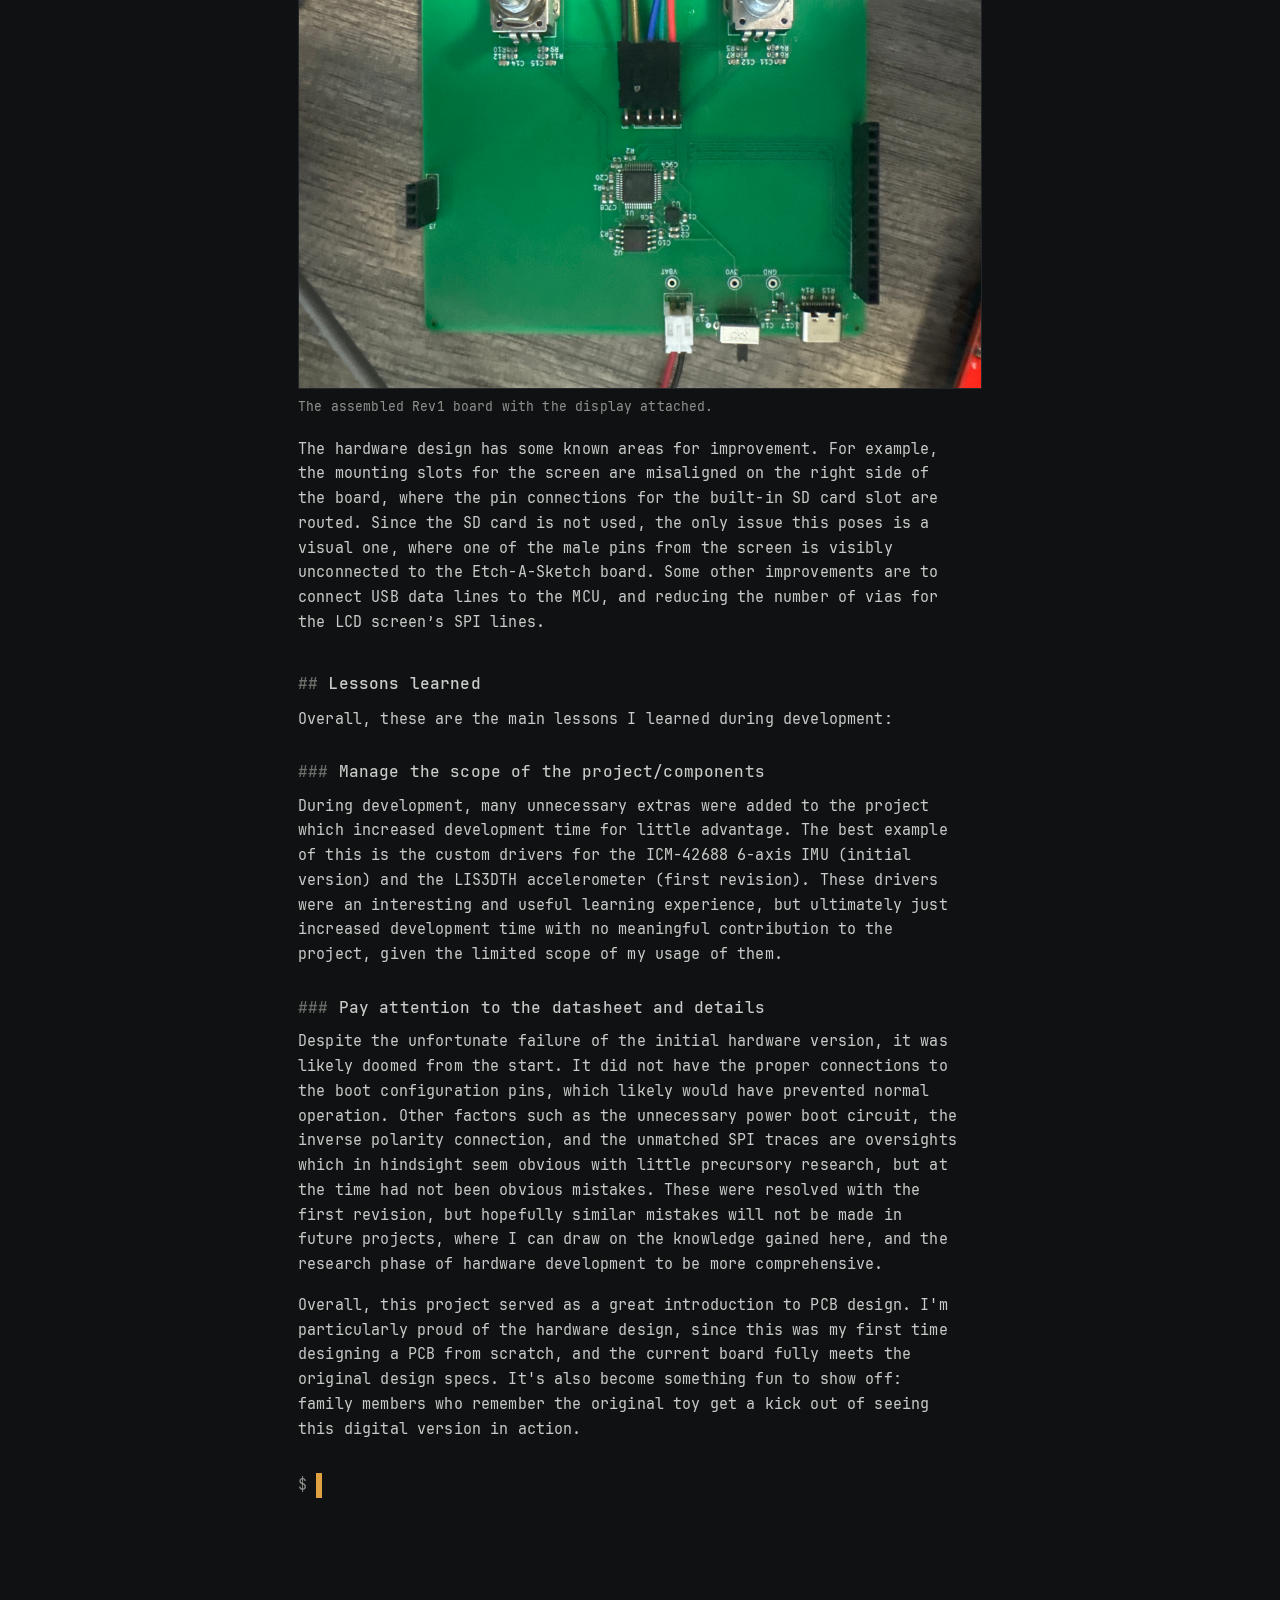
<file: projects/digital-etch-a-sketch/index.html>
<!DOCTYPE html>
<html lang="en">
  <head>
    <meta charset="UTF-8" />
    <meta name="viewport" content="width=device-width, initial-scale=1.0, viewport-fit=cover" />
    <title>Digital Etch-A-Sketch</title>
    <meta name="theme-color" content="#0f1113" />
    <link rel="stylesheet" href="../../assets/css/theme.css" />
    <link rel="stylesheet" href="../assets/css/project-page.css" />
    <link rel="stylesheet" href="assets/css/style.css" />
    <noscript><style>body.booting > .wrap { visibility: visible; animation: none; }</style></noscript>
  </head>
  <body class="booting" data-navpath="~/portfolio/projects" data-navcmd="cd ~/portfolio/projects/digital-etch-a-sketch &amp;&amp; cat README.md">
    <div class="wrap">
    <header class="term">
      <span class="host"><b>aaron</b>@portfolio:<span class="muted">~/portfolio/projects/digital-etch-a-sketch</span>$</span>
      <nav class="primary" aria-label="Primary">
        <a href="../../index.html">home</a>
        <a href="../index.html">projects</a>
        <a href="index.html" aria-current="page">digital-etch-a-sketch</a>
      </nav>
    </header>

    <main class="project-page">
      <article class="project-page__content">
        <h1 id="project-title">Digital Etch-A-Sketch</h1>
        <p class="meta"><span id="project-eyebrow">Embedded prototype</span><span id="project-status">Complete</span><span id="project-version"></span></p>

        <img class="project-page__hero" id="project-hero" src="assets/images/main.png" alt="Digital Etch-A-Sketch board and display" />

        <p>During a previous Co-op term, the company ran a small design challenge for the interns to design an electronic Etch-A-Sketch, and I decided to use this opportunity to learn PCB design. This project taught me PCB design the hard way, including an initial version which melted its own solder joints.</p>

        <p>The Etch-A-Sketch traditionally uses a simple interface of two knobs and a “cursor” which scrapes powder off the back side of the screen to draw, and a shaking gesture to “erase” your drawing by reapplying the powder. My adaptation aims to recreate the basic elements, while taking advantage of the capabilities enabled by a digital version. This means implementation of the simple cursor controls and motion enabled erase, with some additional quality of life features.</p>

        <figure class="project-figure">
          <img src="assets/images/sketch-demo.jpeg" alt="Digital Etch-A-Sketch displaying a line drawing" />
          <figcaption>Testing the drawing interface on the assembled display.</figcaption>
        </figure>

        <p>The most evident new feature is a precise erasing mode using the cursor, rather than having to erase the entire screen. This eraser feature by design also enables the user to move the cursor without it drawing on the screen. This makes drawing significantly easier, and enables correction of small mistakes without having to restart. Other new features implemented include a configurable screen brightness, and cursor thickness selection.</p>

        <h2>Hardware architecture</h2>
        <p>The hardware architecture for this is as follows. The MCU for this is the STM32L433 which provides many helpful features. One of these is the timer quadrature input features, allowing the signal from the 2 rotary encoders to directly increment/decrement the timer capture registers without MCU involvement. These rotary encoders contain embedded push buttons to allow for system state selection. An LCD screen and accelerometer use standard SPI communication and interrupt signals. The flash memory (for future expansion) uses a QSPI interface.</p>

        <figure class="project-figure">
          <img src="assets/images/pcb-rev1-kicad-render.png" alt="KiCad 3D render of the Rev1 PCB" />
          <figcaption>KiCad 3D render of the Rev1 board layout.</figcaption>
        </figure>

        <h2>Firmware development</h2>
        <p>The firmware is written in C, making use of the STM32 extension in VSCode. The STM32HAL API was used in my custom driver implementations for the components. It also incorporates an external driver for the LCD screen. The base design relies on a state machine based on the “mode” selected, and then interpreting the input capture registers as the appropriate values. Setting the max value of these registers as the screen width/height gives us individual pixel resolution control with the rotary encoders directly modifying these hardware values. The state machine makes changes by measuring the change in these counter values, and making visual modifications based on them. This only changes for the screen brightness, where the as-is register value is scaled to a TIM16 register value and used as a pwm signal. The screen clear is implemented with interrupts, where initial SPI transaction is used to set the accelerometer settings, and its movement threshold detection interrupts are used to trigger the screen clear.</p>

        <p>This firmware was written first with an STM Nucleo board, allowing for known hardware stability and the ability to debug issues early. This allowed me to have a known working version of the code which could be loaded onto the board and used as a starting point. Due to the timelines involved, this was the version presented to the firmware team at the previous co-op, and I received useful feedback for improvements which could be made.</p>

        <h2>Hardware design</h2>
        <p>The hardware design for this project was a challenge. As this was my introduction to PCB design, I was learning to use the tools at the same time as making the design. The designs for both versions were done in KiCad, but beyond that the part selection, sourcing, and manufacturing service selection proved to be challenging in their own right. The general implementation was for a 2 x AA battery power with a boost converter circuit to get up to 3.3V, various external components (QSPI flash memory, 6-axis IMU, rotary encoders) connected to the MCU, and using the male pins built onto both sides of the LCD screen module for mounting the screen. The board is sized appropriately to be held and used independently of any external enclosures or connections, including the placement of the rotary encoders.</p>

        <figure class="project-figure">
          <img src="assets/images/pcb_rev0.JPG" alt="Annotated Rev0 PCB showing the original hardware layout" />
          <figcaption>Rev0 annotated board: red marks the DC-DC boost circuit, yellow marks the 6 axis IMU, and purple marks the AA battery connection.</figcaption>
        </figure>

        <p>My first design was sent out for production, and the parts ordered for the PCB assembly. The assembly process was admittedly rough. I attempted to mount the parts with the use of a stencil and solder paste. On the second try, I was left with a board which passed rudimentary checks for continuity, resistance, etc. Upon plugging this board into power, the board immediately began to heat up, and within a few seconds the microcontroller got hot enough to melt its own solder joints. Safe to say, not good. The root cause of this was eventually discovered to be the power connector being connected in the incorrect direction, meaning that the external battery power was connected in reverse polarity.</p>

        <p>During the hardware design for the first revision, I came at it with the full working knowledge I had, and some revelations which came only when handling the initial version. For example, the alkaline AA batteries were consistently measured to have a voltage around 3V, above the expected according to their specifications. This led to the removal of the now redundant DC-DC voltage boost circuit. Some other additions were proper pull-ups/downs for boot configuration pins, a USB-C (power only as of Rev1) port for consistency during testing, and improved routing, especially for length matching on signal paths. This time, the board was assembled using an external PCB assembly service, and has no known blocking hardware issues.</p>

        <figure class="project-figure">
          <img src="assets/images/assembled-board.png" alt="Assembled Rev1 Etch-A-Sketch board" />
          <figcaption>The assembled Rev1 board with the display attached.</figcaption>
        </figure>

        <p>The hardware design has some known areas for improvement. For example, the mounting slots for the screen are misaligned on the right side of the board, where the pin connections for the built-in SD card slot are routed. Since the SD card is not used, the only issue this poses is a visual one, where one of the male pins from the screen is visibly unconnected to the Etch-A-Sketch board. Some other improvements are to connect USB data lines to the MCU, and reducing the number of vias for the LCD screen’s SPI lines.</p>

        <h2>Lessons learned</h2>
        <p>Overall, these are the main lessons I learned during development:</p>

        <h3>Manage the scope of the project/components</h3>
        <p>During development, many unnecessary extras were added to the project which increased development time for little advantage. The best example of this is the custom drivers for the ICM-42688 6-axis IMU (initial version) and the LIS3DTH accelerometer (first revision). These drivers were an interesting and useful learning experience, but ultimately just increased development time with no meaningful contribution to the project, given the limited scope of my usage of them.</p>

        <h3>Pay attention to the datasheet and details</h3>
        <p>Despite the unfortunate failure of the initial hardware version, it was likely doomed from the start. It did not have the proper connections to the boot configuration pins, which likely would have prevented normal operation. Other factors such as the unnecessary power boot circuit, the inverse polarity connection, and the unmatched SPI traces are oversights which in hindsight seem obvious with little precursory research, but at the time had not been obvious mistakes. These were resolved with the first revision, but hopefully similar mistakes will not be made in future projects, where I can draw on the knowledge gained here, and the research phase of hardware development to be more comprehensive.</p>

        <p>Overall, this project served as a great introduction to PCB design. I'm particularly proud of the hardware design, since this was my first time designing a PCB from scratch, and the current board fully meets the original design specs. It's also become something fun to show off: family members who remember the original toy get a kick out of seeing this digital version in action.</p>
        <p class="muted prompt-end" aria-hidden="true">$ <span class="cursor"></span></p>
      </article>
    </main>

    <a class="sticky-repo-link" id="project-github-link" href="https://github.com/aarosnid/Digital-Etch-A-Sketch" target="_blank" rel="noopener noreferrer">View on GitHub →</a>
    </div>
    <script src="../assets/js/render-project.js"></script>
    <script src="../../assets/js/boot.js"></script>
  </body>
</html>
</file>
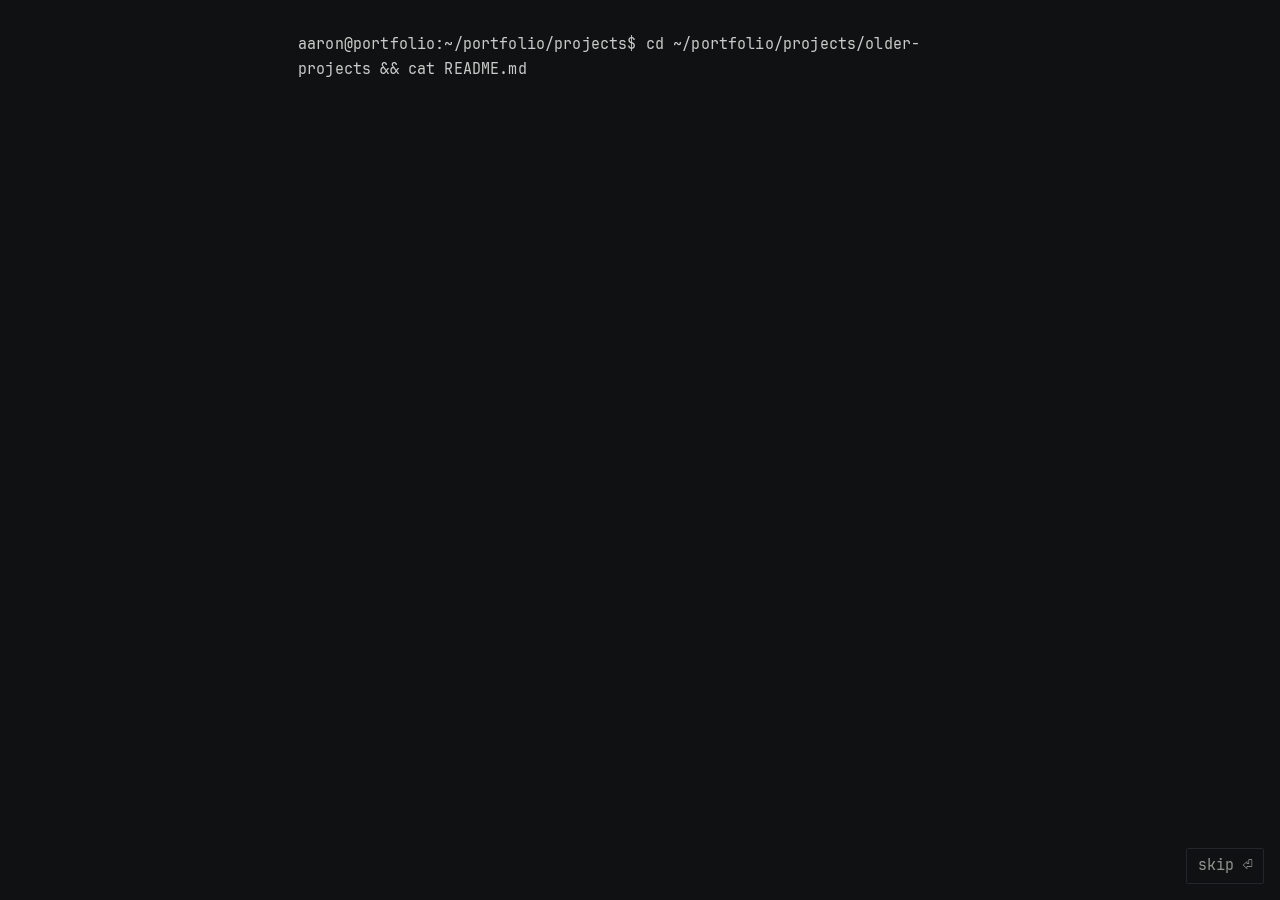
<file: projects/older-projects/index.html>
<!DOCTYPE html>
<html lang="en">
  <head>
    <meta charset="UTF-8" />
    <meta name="viewport" content="width=device-width, initial-scale=1.0, viewport-fit=cover" />
    <title>Older Projects</title>
    <meta name="theme-color" content="#0f1113" />
    <link rel="stylesheet" href="../../assets/css/theme.css" />
    <link rel="stylesheet" href="../assets/css/project-page.css" />
    <link rel="stylesheet" href="assets/css/style.css" />
    <noscript><style>body.booting > .wrap { visibility: visible; animation: none; }</style></noscript>
  </head>
  <body class="booting" data-navpath="~/portfolio/projects" data-navcmd="cd ~/portfolio/projects/older-projects &amp;&amp; cat README.md">
    <div class="wrap">
    <header class="term">
      <span class="host"><b>aaron</b>@portfolio:<span class="muted">~/portfolio/projects/older-projects</span>$</span>
      <nav class="primary" aria-label="Primary">
        <a href="../../index.html">home</a>
        <a href="../index.html">projects</a>
        <a href="index.html" aria-current="page">older-projects</a>
      </nav>
    </header>

    <main class="project-page project-page--text-only">
      <article class="project-page__content">
        <h1 id="project-title">Older Projects</h1>

        <p>I have not yet had the chance to make pages for some of my older projects. They are all accessible on my Github.</p>

        <p>Some of note:</p>

        <ul class="older-projects-list">
          <li>An ESP32 powered automatic light switcher which detects entry/exit to a room and can automatically flip the light switch on/off with the use of a servo motor. <a href="https://github.com/AaroSnid/Automatic-light-switcher" target="_blank" rel="noopener noreferrer">https://github.com/AaroSnid/Automatic-light-switcher</a></li>
          <li>Many RISC-V projects, which include a program to output morse code strings by blinking an LED, and a program to measure and display a user's reaction time. <a href="https://github.com/AaroSnid/RISC-V-Projects" target="_blank" rel="noopener noreferrer">https://github.com/AaroSnid/RISC-V-Projects</a></li>
          <li>Some select VHDL projects, including a FSM controlled traffic light controller with integrated pedestrian crossing requests. <a href="https://github.com/AaroSnid/FPGA-Traffic-Light-Controller" target="_blank" rel="noopener noreferrer">https://github.com/AaroSnid/FPGA-Traffic-Light-Controller</a></li>
          <li>An STM32 based alarm clock which, prior to an alarm going off, will activate an array of blue LEDs which can help the user wake more gracefully. <a href="https://github.com/AaroSnid/Alarm-Clock-with-Sunrise" target="_blank" rel="noopener noreferrer">https://github.com/AaroSnid/Alarm-Clock-with-Sunrise</a></li>
        </ul>
        <p class="muted prompt-end" aria-hidden="true">$ <span class="cursor"></span></p>
      </article>
    </main>

    <a class="sticky-repo-link" id="project-github-link" href="https://github.com/AaroSnid" target="_blank" rel="noopener noreferrer">View my GitHub profile →</a>
    </div>
    <script src="../assets/js/render-project.js"></script>
    <script src="../../assets/js/boot.js"></script>
  </body>
</html>
</file>
<file: assets/css/theme.css>
/* Site-wide theme: retro terminal / man-page.
   Single source of truth for fonts, colour tokens, base typography, the
   terminal header + nav, man-page sections, and the boot overlay.
   Linked first by every page; page-specific sheets layer on top:
     /styles.css                              home page
     /projects/assets/css/projects-home.css   projects listing
     /projects/assets/css/project-page.css    individual project pages */

/* JetBrains Mono, served locally (OFL, see ../fonts/OFL.txt).
   Every weight used below has its own face so nothing is faux-bolded. */
@font-face {
  font-family: "JetBrains Mono";
  font-style: normal;
  font-weight: 400;
  font-display: swap;
  src: url("../fonts/jetbrains-mono-400.woff2") format("woff2");
}
@font-face {
  font-family: "JetBrains Mono";
  font-style: normal;
  font-weight: 500;
  font-display: swap;
  src: url("../fonts/jetbrains-mono-500.woff2") format("woff2");
}
@font-face {
  font-family: "JetBrains Mono";
  font-style: normal;
  font-weight: 600;
  font-display: swap;
  src: url("../fonts/jetbrains-mono-600.woff2") format("woff2");
}
@font-face {
  font-family: "JetBrains Mono";
  font-style: normal;
  font-weight: 700;
  font-display: swap;
  src: url("../fonts/jetbrains-mono-700.woff2") format("woff2");
}

:root {
  --bg: #0f1113;
  --fg: #c9ccc8;
  --dim: #6b6f6a;  /* decorative chrome only (rules, prefixes) */
  --muted: #8f938d; /* readable secondary text: 6.0:1 on --bg (AA) */
  --accent: #e0a142;   /* amber: prompts + current item */
  --accent-dim: #8a6a2e;
  --line: #23262a;
  --maxw: 76ch;
  --font-mono: "JetBrains Mono", ui-monospace, "SFMono-Regular", "Cascadia Code",
    "Consolas", "Liberation Mono", Menlo, monospace;
}

*, *::before, *::after { box-sizing: border-box; }
html { -webkit-text-size-adjust: 100%; }

body {
  margin: 0;
  background: var(--bg);
  color: var(--fg);
  font-family: var(--font-mono);
  font-size: 15px;
  line-height: 1.65;
  letter-spacing: 0.01em;
  padding: 0 1.25rem;
  min-height: 100vh;
}

/* subtle scanline veil */
body::after {
  content: "";
  position: fixed; inset: 0; pointer-events: none;
  background: repeating-linear-gradient(to bottom,
    rgba(255,255,255,0.012) 0px, rgba(255,255,255,0.012) 1px,
    transparent 1px, transparent 3px);
  z-index: 50;
}

img { display: block; max-width: 100%; height: auto; }

.wrap {
  max-width: var(--maxw);
  margin: 0 auto;
  padding: max(env(safe-area-inset-top), 2rem) 0 max(env(safe-area-inset-bottom), 4rem);
}

a { color: var(--fg); text-decoration: none; border-bottom: 1px solid var(--line); overflow-wrap: anywhere; }
a:hover, a:focus-visible { color: var(--accent); border-bottom-color: var(--accent); }
a:focus-visible { outline: 2px solid var(--accent); outline-offset: 2px; }

.muted { color: var(--muted); }
.ok { color: var(--accent); }

/* ---- header / nav ---- */
header.term {
  border-bottom: 1px solid var(--line);
  padding-bottom: 0.75rem; margin-bottom: 2rem;
  display: flex; flex-wrap: wrap; gap: 0.5rem 1.25rem; align-items: baseline;
}
/* prompt always gets its own line; nav wraps underneath */
.host { color: var(--muted); white-space: nowrap; overflow-x: auto; flex: 1 0 100%; }
.host b { color: var(--accent); font-weight: 600; }
nav.primary { display: flex; flex-wrap: wrap; gap: 0 1.1rem; }
nav.primary a { border-bottom: none; color: var(--muted); }
nav.primary a:hover, nav.primary a:focus-visible { color: var(--accent); }
nav.primary a[aria-current="page"] { color: var(--fg); }
nav.primary a[aria-current="page"]::before { content: "> "; color: var(--accent); }

/* ---- type ---- */
h1 { font-size: 1.15rem; font-weight: 600; margin: 0 0 0.2rem; }
h2 { font-size: 1rem; font-weight: 600; margin: 2.25rem 0 0.6rem; color: var(--fg); }
h2::before { content: "## "; color: var(--dim); }
h3 { font-size: 1rem; font-weight: 500; margin: 1.75rem 0 0.5rem; color: var(--fg); }
h3::before { content: "### "; color: var(--dim); }
p { margin: 0 0 1rem; max-width: 72ch; }

ul { list-style: none; margin: 0 0 1rem; padding: 0; }
li { margin: 0.1rem 0; padding-left: 2ch; text-indent: -2ch; }
li::before { content: "- "; color: var(--dim); }

/* key / value rows (contact links, repo link) */
.kv { margin: 0.1rem 0; }
.kv .k { color: var(--muted); display: inline-block; min-width: 10ch; }

/* OSC 8 style terminal hyperlink: a plain amber path that underlines on
   hover/focus. No button chrome. */
.osc8 { color: var(--accent); border-bottom: 1px solid transparent; white-space: nowrap; }
.osc8:hover, .osc8:focus-visible { color: var(--accent); border-bottom-color: var(--accent); }

/* idle prompt + blinking cursor at the end of a page */
.prompt-end { margin-top: 2rem; }
.cursor { display: inline-block; width: 0.6ch; background: var(--accent); color: transparent; animation: blink 1.05s steps(1) infinite; }
.cursor::after { content: "\00a0"; }
@keyframes blink { 50% { opacity: 0; } }

/* ---- man-page sections ---- */
.manhead {
  display: flex; justify-content: space-between; gap: 1rem;
  color: var(--muted); border-bottom: 1px solid var(--line);
  padding-bottom: 0.4rem; margin: 0 0 1.5rem; letter-spacing: 0.08em; font-size: 0.85rem;
  max-width: none;
}
.nowrap { white-space: nowrap; }
.mansec { display: grid; grid-template-columns: 14ch 1fr; gap: 0 1.5rem; margin: 0 0 1.75rem; }
.mansec .mantag {
  color: var(--accent); font-weight: 600; letter-spacing: 0.12em;
  padding-top: 0.1rem; white-space: nowrap; font-size: inherit; margin: 0;
}
.mansec .mantag::before { content: none; }
.mansec .manbody { min-width: 0; }
.mansec .manbody > :first-child { margin-top: 0; }

/* ---- boot overlay (see /assets/js/boot.js) ---- */
#boot { position: fixed; inset: 0; background: var(--bg); z-index: 100; padding: 2rem 1.25rem; overflow: auto; }
#boot .wrap { padding-top: 0; visibility: visible; }
#boot .line { white-space: pre-wrap; margin: 0; min-height: 1.5em; max-width: none; }
#boot .line .ok { color: var(--accent); }
#boot .banner {
  color: var(--accent); line-height: 1.15; white-space: pre; overflow-x: auto;
  font-size: 0.8rem; margin: 0.25rem 0;
}
#boot .skip {
  position: fixed; right: 1rem; bottom: 1rem; color: var(--muted);
  background: none; border: 1px solid var(--line); font: inherit;
  padding: 0.3rem 0.7rem; cursor: pointer; border-radius: 2px;
}
#boot .skip:hover, #boot .skip:focus-visible { color: var(--accent); border-color: var(--accent); outline: none; }

/* Content stays hidden while the overlay runs. Failsafe: if boot.js never
   runs (blocked, 404), reveal anyway after the overlay's own max duration. */
body.booting > .wrap { visibility: hidden; animation: boot-failsafe 0s linear 6s forwards; }
@keyframes boot-failsafe { to { visibility: visible; } }

@media (max-width: 560px) {
  .mansec { grid-template-columns: 1fr; gap: 0.3rem; }
  .mansec .mantag { border-bottom: 1px solid var(--line); padding-bottom: 0.2rem; margin-bottom: 0.4rem; }
}

@media (max-width: 480px) {
  body { font-size: 14px; padding: 0 1rem; }
  .kv .k { min-width: 8ch; }
  #boot .banner { font-size: 0.62rem; }
}

@media (prefers-reduced-motion: reduce) {
  .cursor { animation: none; }
  #boot { display: none !important; }
  body.booting > .wrap { visibility: visible !important; animation: none; }
}
</file>
<file: styles.css>
/* Home page only. Fonts, colour tokens, header/nav and the man-page
   section layout live in assets/css/theme.css. */

.tagline { color: var(--accent); margin: 0 0 1.25rem; }
.sub { color: var(--muted); }

.skill { margin: 0.35rem 0; }
.skill .label { color: var(--accent); text-transform: lowercase; }

/* contact labels read like terminal keys (github, linkedin, email) */
.kv .k { text-transform: lowercase; }
</file>
<file: mobile_landing/styles.css>
*,
*::before,
*::after {
  box-sizing: border-box;
}

:root {
  --bg: #0f1419;
  --text: #e7e9ea;
  --text-muted: #8b98a5;
  --card-radius: 16px;
  --page-padding: 1.25rem;
  --email-bg: #4a5568;
  --email-bg-active: #5d6b7d;
  --linkedin: #0a66c2;
  --linkedin-active: #0958a8;
  --github: #24292f;
  --github-active: #1a1f24;
}

html {
  -webkit-text-size-adjust: 100%;
}

body {
  margin: 0;
  min-height: 100dvh;
  font-family: system-ui, -apple-system, "Segoe UI", Roboto, Helvetica, Arial, sans-serif;
  background: var(--bg);
  color: var(--text);
  line-height: 1.4;
}

.to-main {
  position: fixed;
  top: max(env(safe-area-inset-top), 0.75rem);
  left: max(env(safe-area-inset-left), 0.75rem);
  z-index: 10;
  display: flex;
  align-items: center;
  justify-content: center;
  width: 2.75rem;
  height: 2.75rem;
  color: var(--text-muted);
  text-decoration: none;
  border-radius: 50%;
  transition: color 0.15s ease, background 0.15s ease;
  -webkit-tap-highlight-color: transparent;
}

.to-main svg {
  width: 1.5rem;
  height: 1.5rem;
}

.to-main:hover,
.to-main:active {
  color: var(--text);
  background: rgba(255, 255, 255, 0.08);
}

.landing {
  display: flex;
  flex-direction: column;
  align-items: center;
  max-width: 22rem;
  margin: 0 auto;
  padding: max(env(safe-area-inset-top), 2rem) var(--page-padding) max(env(safe-area-inset-bottom), 2rem);
  min-height: 100dvh;
}

.profile-photo {
  width: 8.75rem;
  height: 8.75rem;
  border-radius: 50%;
  object-fit: cover;
  border: 3px solid rgba(255, 255, 255, 0.12);
  box-shadow: 0 8px 32px rgba(0, 0, 0, 0.45);
  margin-bottom: 2rem;
  flex-shrink: 0;
}

.external-links {
  display: flex;
  flex-direction: column;
  gap: 0.75rem;
  width: 100%;
  margin-bottom: 2rem;
}

.link-card {
  display: grid;
  grid-template-columns: auto 1fr;
  grid-template-rows: auto auto;
  column-gap: 0.875rem;
  row-gap: 0.125rem;
  align-items: center;
  width: 100%;
  padding: 1rem 1.125rem;
  border-radius: var(--card-radius);
  text-decoration: none;
  color: #fff;
  transition: transform 0.15s ease, filter 0.15s ease;
  -webkit-tap-highlight-color: transparent;
}

.link-card:active {
  transform: scale(0.98);
}

.link-card__icon {
  grid-row: 1 / 3;
  display: flex;
  align-items: center;
  justify-content: center;
  width: 2.5rem;
  height: 2.5rem;
}

.link-card__icon svg {
  width: 1.75rem;
  height: 1.75rem;
}

.link-card__label {
  font-size: 1.0625rem;
  font-weight: 600;
  letter-spacing: 0.01em;
}

.link-card__hint {
  font-size: 0.8125rem;
  opacity: 0.85;
}

.link-card--email {
  background: var(--email-bg);
}

.link-card--email:active {
  background: var(--email-bg-active);
}

.link-card--linkedin {
  background: var(--linkedin);
}

.link-card--linkedin:active {
  background: var(--linkedin-active);
}

.link-card--github {
  background: var(--github);
}

.link-card--github:active {
  background: var(--github-active);
}

.site-links {
  display: flex;
  flex-direction: column;
  gap: 0.5rem;
  width: 100%;
  margin-top: auto;
  padding-top: 0.5rem;
}

.site-link {
  display: block;
  padding: 0.875rem 0;
  text-align: center;
  font-size: 0.9375rem;
  font-weight: 500;
  color: var(--text);
  text-decoration: none;
  border-bottom: 1px solid rgba(139, 152, 165, 0.25);
  transition: color 0.15s ease;
  -webkit-tap-highlight-color: transparent;
}

.site-link:last-child {
  border-bottom: none;
}

.site-link:active,
.site-link:hover {
  color: #1d9bf0;
}

@media (min-width: 480px) and (orientation: landscape) {
  .landing {
    padding-top: 1.5rem;
    padding-bottom: 1.5rem;
  }

  .profile-photo {
    width: 6.5rem;
    height: 6.5rem;
    margin-bottom: 1.25rem;
  }
}
</file>
<file: projects/assets/css/projects-home.css>
/* Projects listing (projects/index.html). Base theme: /assets/css/theme.css.
   Entries are built by assets/js/render-home.js. */

.listing-title { margin-bottom: 1rem; }

.listing { margin: 0.5rem 0 1rem; }

.entry { display: block; padding: 0.5rem 0; border-bottom: 1px solid var(--line); }
.entry:first-child { border-top: 1px solid var(--line); }
.entry .name { color: var(--fg); }
.entry:hover .name, .entry:focus-visible .name { color: var(--accent); }
.entry:hover .name::before, .entry:focus-visible .name::before {
  content: "> "; color: var(--accent); margin-left: -2ch;
}
.entry .tag { color: var(--accent); font-size: 0.85em; }
.entry .desc { color: var(--muted); display: block; }

.empty-state { color: var(--muted); border: 1px dashed var(--line); padding: 0.75rem 1rem; }
</file>
<file: projects/assets/css/project-page.css>
/* Individual project pages (projects/<slug>/index.html): README / man-style
   article. Base theme: /assets/css/theme.css. */

.project-page__content p { max-width: 74ch; }
.project-page__content h1 { margin-bottom: 0.6rem; }

/* "Embedded project · Completed · Version 1"; empty spans are skipped */
.meta { color: var(--muted); margin: 0 0 1.25rem; }
.meta > span:empty { display: none; }
.meta > span:not(:first-child):not(:empty)::before { content: " · "; color: var(--dim); }

/* images: shown whole (no cropping), framed like terminal output */
.project-page__hero,
.project-figure img,
.project-gallery img {
  width: auto;
  max-width: 100%;
  max-height: 36rem;
  border: 1px solid var(--line);
  background: #000;
}
.project-page__hero { margin: 0 0 1.75rem; }

.project-figure { margin: 1.5rem 0 1.25rem; }
.project-figure figcaption,
.project-video figcaption { color: var(--muted); font-size: 0.85em; margin-top: 0.4rem; max-width: 74ch; }

.project-gallery {
  display: grid;
  gap: 1.25rem;
  grid-template-columns: 1fr;
  margin: 1.5rem 0;
}
.project-gallery .project-figure { margin: 0; }
.project-gallery img { width: 100%; }

.project-callout {
  border-left: 2px solid var(--accent);
  padding: 0.1rem 0 0.1rem 1rem;
  margin: 1.25rem 0;
  color: var(--fg);
}
.project-callout::before { content: "note: "; color: var(--accent); }

/* GitHub link pinned to the bottom of the viewport while reading */
.sticky-repo-link {
  position: sticky;
  bottom: 0;
  z-index: 5;
  display: block;
  margin-top: 2rem;
  padding: 0.75rem 0;
  background: var(--bg);
  border-top: 1px solid var(--line);
  border-bottom: none;
  color: var(--accent);
}
.sticky-repo-link::before { content: "$ "; color: var(--muted); }
.sticky-repo-link:hover,
.sticky-repo-link:focus-visible { color: var(--accent); text-decoration: underline; text-underline-offset: 0.2em; }

@media (min-width: 700px) {
  .project-gallery { grid-template-columns: repeat(2, minmax(0, 1fr)); }
}
</file>
<file: projects/connect-4-business-card/assets/css/style.css>
/* Connect 4 Business Card: page-specific additions (YouTube embeds). */
.project-video-grid {
  display: grid;
  gap: 1.25rem;
  margin: 1.5rem 0;
}
.project-video {
  margin: 0;
}
.project-video iframe {
  display: block;
  width: 100%;
  aspect-ratio: 16 / 9;
  border: 1px solid var(--line);
  background: #000;
}
@media (min-width: 700px) {
  .project-video-grid {
    grid-template-columns: repeat(2, minmax(0, 1fr));
  }
}
</file>
<file: projects/digital-etch-a-sketch/assets/css/style.css>
/* Digital Etch-A-Sketch: page-specific overrides (none needed; the shared
   theme and project-page.css cover this page). */
</file>
<file: projects/older-projects/assets/css/style.css>
/* Older Projects: page-specific list spacing. */
.older-projects-list li {
  margin-bottom: 1rem;
}
</file>
